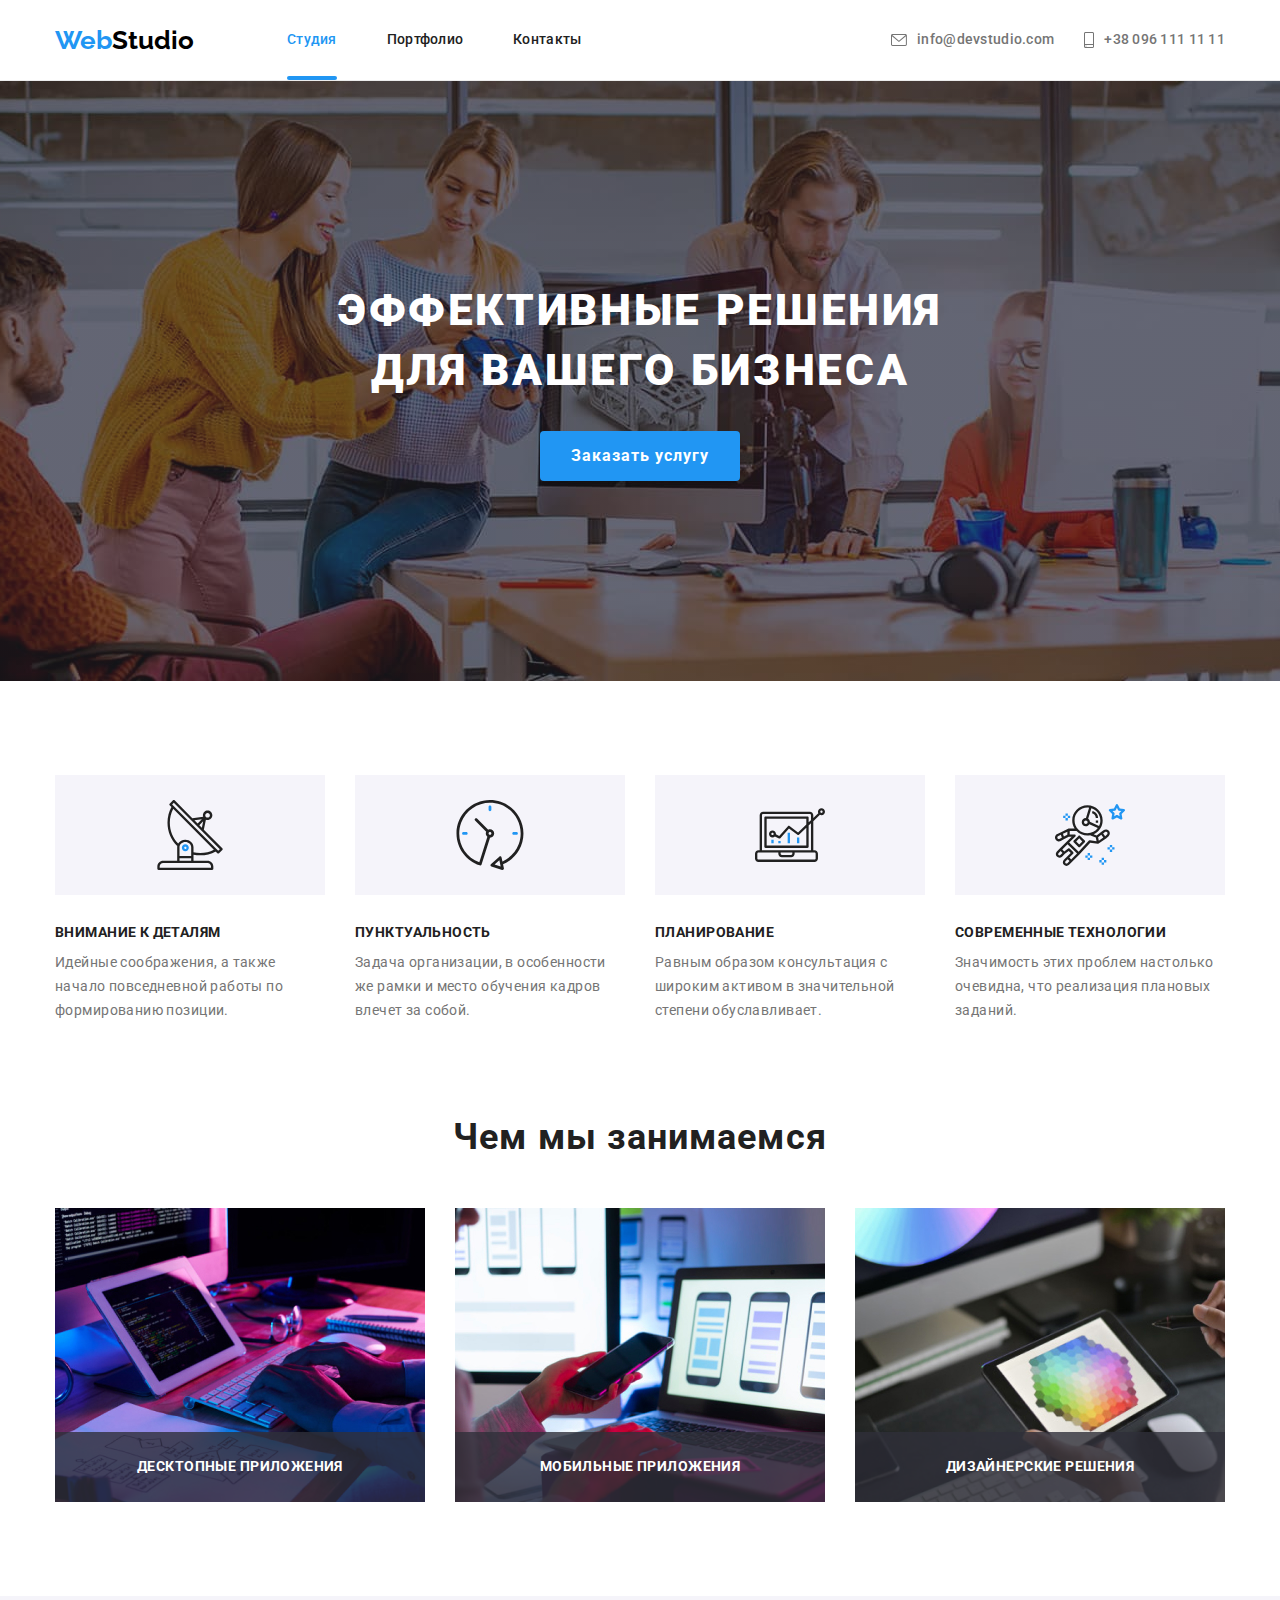
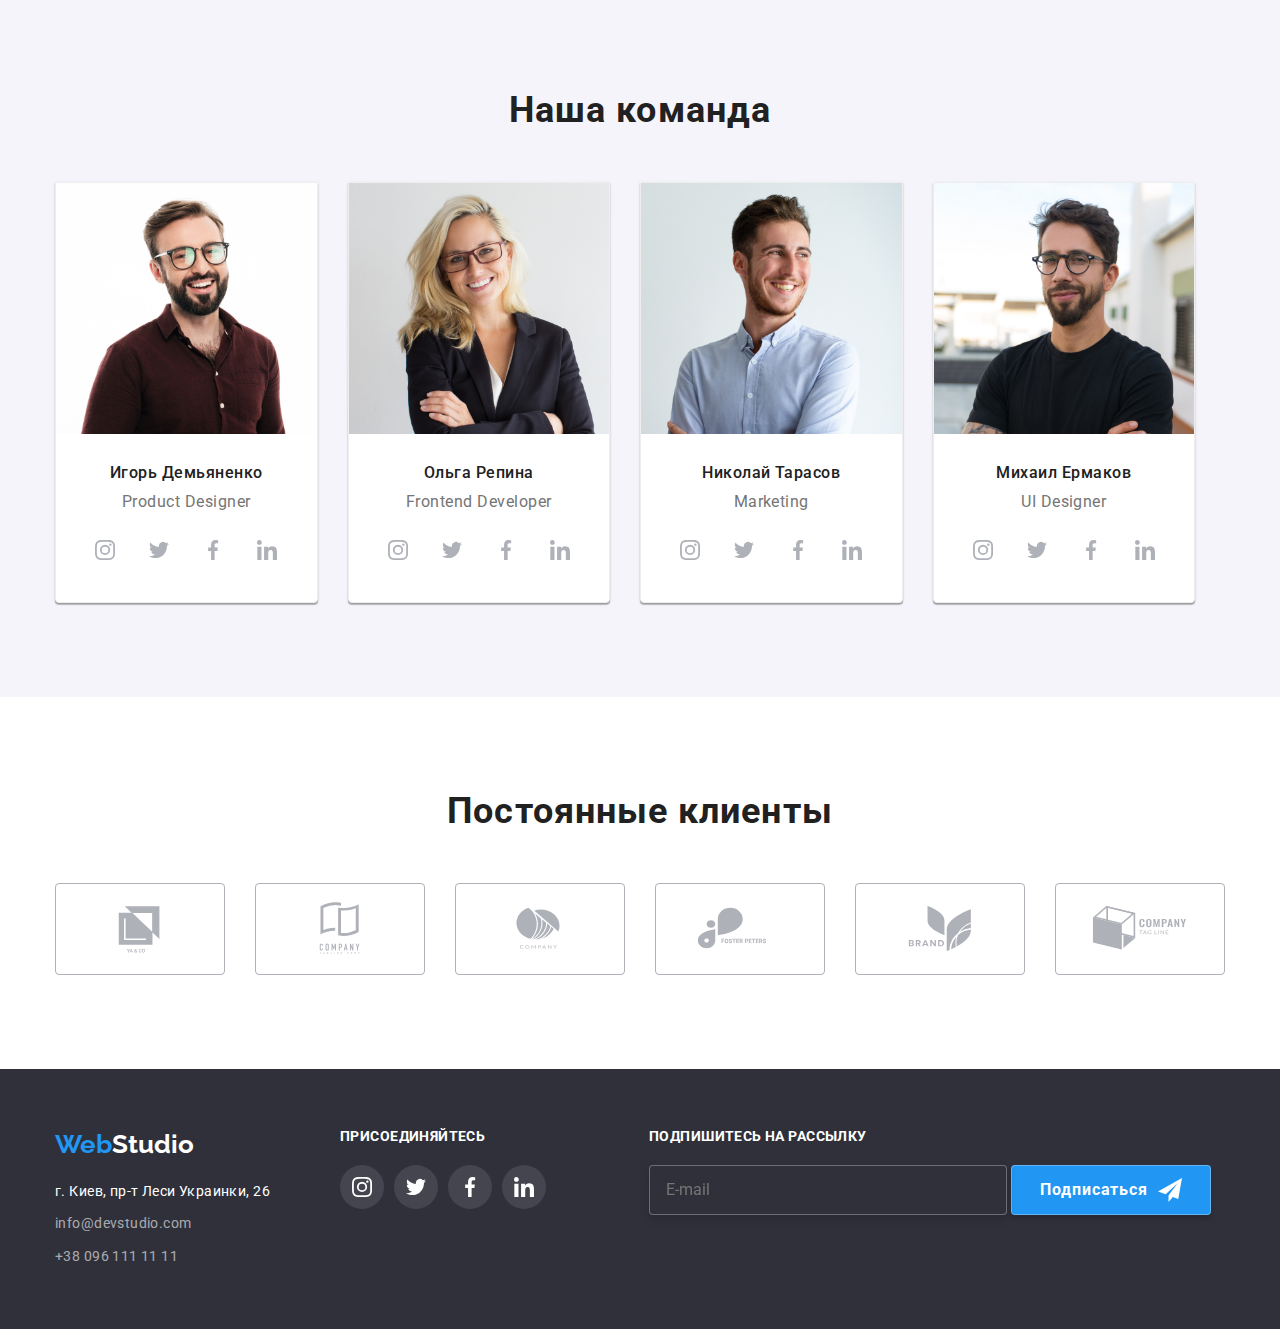
<file: index.html>
<!DOCTYPE html>
<html lang="ru">

<head>
    <meta charset="UTF-8">
    <meta http-equiv="X-UA-Compatible" content="IE=edge">
    <meta name="format-detection" content="telephone=no" content="link=no">
    <meta name="viewport" content="width=device-width, initial-scale=1.0">
    <title>Document</title>
    <link rel="preconnect" href="https://fonts.googleapis.com">
    <link rel="preconnect" href="https://fonts.gstatic.com" crossorigin>
    <link href="https://fonts.googleapis.com/css2?family=Raleway:wght@700&family=Roboto:wght@400;500;700;900&display=swap" rel="stylesheet">
    <link rel="stylesheet" href="https://cdnjs.cloudflare.com/ajax/libs/modern-normalize/1.1.0/modern-normalize.min.css">
    <link rel="stylesheet" href="./css/main.min.css">

</head>

<body>
    <!--Шапка-->
    <header class="header">
        <div class="container header-container">
            <a class="logo" href="./index.html">Web<span class="logo logo--dark">Studio</span></a>
            <button type="button" class="menu-button"
            aria-expanded="true"
            aria-controls="menu-container"
            data-menu-button >
                <svg width="40" height="40"
                    
                    aria-label="Переключатель мобильного меню"
                >
                    <use class="icon-menu" href="./images/icons.svg#icon-menu_40px-1"></use>
                    <use class="icon-close" href="./images/icons.svg#icon-close_40px-2"></use>
                </svg>
            </button>
            <div class="menu-container backdrop" id="menu-container" data-menu>
                <!--Мобильное меню-->
                <div class="mobile-menu">
                    <ul class="mobile-menu_nav">
                        <li class="mobile-menu_item">
                            <a href="./index.html" class="mobile-menu_link mobile-menu_link-style ">Студия</a>
                        </li>
                        <li class="mobile-menu_item">
                            <a href="./portfolio.html"  class="mobile-menu_link">Портфолио</a>
                        </li>
                        <li class="mobile-menu_item">
                            <a href="" class="mobile-menu_link">Контакты</a>
                        </li>
                    </ul>
                    <ul class="mobile-menu_contacts">
                        <li class="mobile-menu_contacts-item">
                            <a href="tel:+380961111111" class="mobile-menu_contacts-tel" rel="noopener noreferrer">+38 096 111 11 11</a>
                        </li>
                        <li class="mobile-menu_contacts-item">
                            <a href="mailto:info@devstudio.com" class="mobile-menu_contacts-link" rel="noopener noreferrer">info@devstudio.com</a>
                        </li>
                    </ul>
                    <ul class="mobile-menu_socials">
                        <li class="mobile-menu_socials-item">
                            <a href="" class="mobile-menu_socials-link" rel="noopener noreferrer">Instagram</a>
                        </li>
                        <li class="mobile-menu_socials-item">
                            <a href="" class="mobile-menu_socials-link" rel="noopener noreferrer">Twitter</a>
                        </li>
                        <li class="mobile-menu_socials-item">
                            <a href="" class="mobile-menu_socials-link" rel="noopener noreferrer">Facebook</a>
                        </li>
                        <li class="mobile-menu_socials-item">
                            <a href="" class="mobile-menu_socials-link" rel="noopener noreferrer">LinkedIn</a>
                        </li>
                    </ul>
                </div>
            </div>
         
            <!--Навигация-->
            <nav class="navigation">   
                <ul class="navigation__list">
                    <li class="navigation__item">
                        <a class="navigation__item-style" href="./index.html">Студия</a></li>
                    <li class="navigation__item">
                        <a class="navigation__link" href="./portfolio.html">Портфолио</a></li>
                    <li class="navigation__item">
                        <a class="navigation__link" href="">Контакты</a></li>
                </ul>
            </nav>
            <ul class="header__contact">
                <li class="header__list">
                    <a class="header__link" href="mailto:info@devstudio.com">
                    <svg class="header__icon header__icon-mail" width="16" height="12">
                        <use  href="./images/icons.svg#icon-envelope" rel="noopener noreferrer" ></use>
                    </svg>info@devstudio.com</a></li>
                <li class="header__list">
                    <a class="header__link" href="tel:+380961111111">
                    <svg class="header__icon header__icon-phone" width="10" height="16">
                        <use href="./images/icons.svg#icon-smartphone" rel="noopener noreferrer"></use>
                    </svg>+38 096 111 11 11</a></li>
            </ul>
        </div>
        
    </header>
    <!-- Уникальный контент стр-->
    <main>
        <section class="hero">
            <div class="container overlay">
                <h1 class="hero__title">Эффективные решения </br> для вашего бизнеса</h1>
                <button class="main-btn" data-modal-open type="button">Заказать услугу</button>
            </div>
        </section>
        </div>
        <section class="asset">
            <div class="container">
                <ul class="asset__list">
                    <li class="asset__item">
                        <a class="asset__link">
                            <svg width="70" heidht="70" >
                                <use href="./images/icons.svg#icon-antenna33">
                                </use>
                            </svg>
                        </a>
                        <h3 class="asset__title">Внимание к деталям</h3>
                        <p class="asset__text">Идейные соображения, а также начало повседневной работы по формированию
                            позиции.</p>
                    </li>
                    <li class="asset__item">
                        <a class="asset__link">
                            <svg width="70" heidht="70">
                                <use href="./images/icons.svg#icon-clock33">
                                </use>
                            </svg>
                        </a>
                        <h3 class="asset__title">Пунктуальность</h3>
                        <p class="asset__text">Задача организации, в особенности же рамки и место обучения кадров влечет
                            за собой.</p>
                    </li>
                    <li class="asset__item">
                        <a class="asset__link">
                            <svg width="70" heidht="70">
                                <use href="./images/icons.svg#icon-diagram33">
                                </use>
                            </svg>
                        </a>
                        <h3 class="asset__title">Планирование</h3>
                        <p class="asset__text">Равным образом консультация с широким активом в значительной степени
                            обуславливает.</p>
                    </li>
                    <li class="asset__item">
                        <a class="asset__link">
                            <svg width="70" heidht="70">
                                <use href="./images/icons.svg#icon-astronaut33">
                                </use>
                            </svg>
                        </a>
                        <h3 class="asset__title">Современные технологии</h3>
                        <p class="asset__text">Значимость этих проблем настолько очевидна, что реализация плановых
                            заданий.</p>
                    </li>
                </ul>
            </div>
            <div class="backdrop is-hidden" data-modal>
                <div class="modal">
                    <button data-modal-close class="modal-btn">
                        <svg width="11" heidht="11">
                            <use href="./images/icons.svg#icon-Vector">
                            </use>
                        </svg>
                    </button>
                    <p class="modal-title">Оставьте свои данные, мы вам перезвоним</p>
                    <form class="modal-form">
                        <label class="modal-form__label" for="name">Имя</label>
                            <div class="modal-form__item">
                                <input class="modal-form__input" type="text" name="name" id="name" />
                                <svg class="modal-form__icon" width="18" height="18" >
                                    <use href="./images/icons.svg#icon-person-black" ></use>
                                </svg>
                            </div>
                        
                        <label class="modal-form__label" for="tel">Телефон</label>
                            <div class="modal-form__item">
                                <input class="modal-form__input" type="tel" name="tel" id="tel"/>
                                <svg class="modal-form__icon" width="18" height="18">
                                    <use href="./images/icons.svg#icon-phone-black"></use>
                                </svg>
                            </div>
                        
                        <label class="modal-form__label" for="mail">Почта</label>
                            <div class="modal-form__item">
                                <input class="modal-form__input" type="email" name="mail" id="mail"/>
                                <svg class="modal-form__icon" width="18" height="18">
                                    <use href="./images/icons.svg#icon-email-black"></use>
                                </svg>
                            </div>
                        
                        <label class="modal-form__comment" for="comment">Комментарий</label>
                            <textarea class="modal-form__text" name="comment" id="comment" cols="30" rows="10" placeholder="Введите текст"></textarea>

                        <label class="modal-form__policy-group" for="checkbox">
                             <input class="modal-form__checkbox" type="checkbox" name="checkbox" id="checkbox" /> 
                             <span class="modal-form__custom-checkbox">
                             <svg class="modal-form__custom-checkbox-icon" width="16" height="15" >
                                 <use href="./images/icons.svg#icon-Vector3" ></use>
                             </svg>
                            </span>
                             Соглашаюсь с рассылкой и принимаю 
                             <a class="modal-form__polit-conf" href="./index.html" >
                                 Условия договара</a>
                        </label>
                        
                        
                        <button class="modal-form__btn" type="submit">Отправить</button>
                    </form>
                </div>
            </div>
        </section>
        <section class="work">
            <div class="container">
                <h2 class="work__title" >Чем мы занимаемся</h2>
                    <ul class="work__list">
                        <li class="work__item">
                            <img class="" src="./images/img.jpg" alt="пример1" width="370" >
                            <p class="work__text">ДЕСКТОПНЫЕ ПРИЛОЖЕНИЯ</p>
                        </li>
                        <li class="work__item">
                            <img class="" src="./images/img1.jpg" alt="пример2" width="370">
                            <p class="work__text">МОБИЛЬНЫЕ ПРИЛОЖЕНИЯ</p>
                        </li>
                        <li class="work__item">
                            <img class="" src="./images/img2.jpg" alt="пример3" width="370">
                            <p class="work__text">ДИЗАЙНЕРСКИЕ РЕШЕНИЯ</p>
                        </li>
                    </ul>
            </div>
        </section>
        <section class="team">
            <div class="container">
                <h2 class="team__title">Наша команда</h2>

                <ul class="team__card">
                    <li class="team__img">
                        <picture>
                            <!--десктоп-->
                            <source media="(min-width: 1200px )"
                            srcset="./images/imgk1.jpg 1x,                                                              
                                    ./images/desk-1@2x.jpg 2x" 
                            type="image/jpg" />
                            <!--таблетка-->
                            <source media="(min-width: 768px )" 
                            srcset="./images/tab-1.jpg 1x,                                                              
                                    ./images/tab-1@2x.jpg 2x" 
                            type="image/jpg" />
                            <!--мобильный экран-->
                            <source 
                            media="(max-width: 767px )" 
                            srcset="./images/hw8-1sm.jpg 1x,
                                    ./images/hw8-1sm@2x.jpg 2x" 
                            type="image/jpg" />
                            <!--дефолтное изображение-->
                        <img 
                            class="team__set" 
                            src="./images/hw8-1sm.jpg" alt="ИгорьДемьяненко" 

                            width="450"
                            height="460" />
                        </picture>
                        <div class="team__bio">
                            <h3 class="team__name">Игорь Демьяненко</h3>
                            <p class="team__professional">Product Designer</p>
                            <ul class="team__socials">
                                <li class="team__socials-item">
                                    <a class="team__socials-link" href="" target="_blank" rel="noopener noreferrer" aria-label="иконка Instagram">
                                        <svg width="20" height="20">
                                            <use class="team__socials-icon" href="./images/icons.svg#icon-instagram"></use>
                                        </svg>
                                    </a>
                                </li>
                                <li class="team__socials-item">
                                    <a class="team__socials-link" href="" target="_blank" rel="noopener noreferrer" aria-label="иконка Twitter">
                                        <svg width="20" height="20">
                                            <use class="team__socials-icon" href="./images/icons.svg#icon-twitter"></use>
                                        </svg>
                                    </a>
                                </li>
                                <li class="team__socials-item">
                                    <a class="team__socials-link" href="" target="_blank" rel="noopener noreferrer" aria-label="иконка Facebook">
                                        <svg width="20" height="20">
                                            <use class="team__socials-icon" href="./images/icons.svg#icon-facebook"></use>
                                        </svg>
                                    </a>
                                </li>
                                <li class="team__socials-item">
                                    <a class="team__socials-link" href="" target="_blank" rel="noopener noreferrer" aria-label="иконка LinkedIn">
                                        <svg width="20" height="20">
                                            <use class="team__socials-icon" href="./images/icons.svg#icon-linkedin"></use>
                                        </svg>
                                    </a>
                                </li>
                            </ul>
                        </div>
                    </li>
                    <li class="team__img">
                        <picture>
                            <!--desktop-->
                            <source media="(min-width: 1200px )" 
                            srcset="./images/imgk2.jpg 1x,
                                    ./images/desk-2@2x.jpg 2x" 
                                    type="image/jpg">
                            <!--tablet-->
                            <source media="(min-width: 768px )" 
                            srcset="./images/tab-2.jpg 1x,
                                    ./images/tab-2@2x.jpg 2x" 
                                    type="image/jpg">
                            <!--мобильная версия-->
                            <source 
                            media="(max-width: 767px )" 
                            srcset="./images/hw8-2sm.jpg 1x,
                                    ./images/hw8-2sm@2x.jpg 2x" 
                                    type="image/jpg">
                            <!--дефолтное изображение-->
                        <img src="./images/hw8-2sm.jpg" alt="ОльгаРепина" 
                        width="450"
                        height="460">
                        </picture>
                        <div class="team__bio">
                            <h3 class="team__name">Ольга Репина</h3>
                            <p class="team__professional">Frontend Developer</p>
                            <ul class="team__socials">
                                <li class="team__socials-item">
                                    <a class="team__socials-link" href="" target="_blank" rel="noopener noreferrer" aria-label="иконка Instagram">
                                        <svg width="20" height="20">
                                            <use class="team__socials-icon" href="./images/icons.svg#icon-instagram"></use>
                                        </svg>
                                    </a>
                                </li>
                                <li class="team__socials-item">
                                    <a class="team__socials-link" href="" target="_blank" rel="noopener noreferrer" aria-label="иконка Twitter">
                                        <svg width="20" height="20">
                                            <use class="team__socials-icon" href="./images/icons.svg#icon-twitter"></use>
                                        </svg>
                                    </a>
                                </li>
                                <li class="team__socials-item">
                                    <a class="team__socials-link" href="" target="_blank" rel="noopener noreferrer" aria-label="иконка Facebook">
                                        <svg width="20" height="20">
                                            <use class="team__socials-icon" href="./images/icons.svg#icon-facebook"></use>
                                        </svg>
                                    </a>
                                </li>
                                <li class="team__socials-item">
                                    <a class="team__socials-link" href="" target="_blank" rel="noopener noreferrer" aria-label="иконка LinkedIn">
                                        <svg width="20" height="20">
                                            <use class="team__socials-icon" href="./images/icons.svg#icon-linkedin"></use>
                                        </svg>
                                    </a>
                                </li>
                            </ul>
                        </div>
                    </li>
                   
                    <li class="team__img">
                        <picture>
                            <!--desktop-->
                            <source 
                            media="(min-width: 1200px )" 
                            srcset="./images/imgk3.jpg 1x,
                                    ./images/desk-3@2x.jpg 2x"
                                    type="image/jpg">
                            <!--tablet-->
                            <source 
                            media="(min-width: 768px )" 
                            srcset="./images/tab-3.jpg 1x,
                                    ./images/tab-3@2x.jpg 2x" 
                                    type="image/jpg">
                            <!--mobile-->
                            <source 
                            media="(max-width: 767px )" 
                            srcset="./images/hw8-3sm.jpg 1x,
                                    ./images/hw8-3sm@2x.jpg 2x" 
                            type="image/jpg">
                            <!--defolt-->
                        <img src="./images/hw8-3sm.jpg" alt="НиколайТарасов" 
                        width="450"
                        height="460">
                        </picture>
                        <div class="team__bio">
                            <h3 class="team__name">Николай Тарасов</h3>
                            <p class="team__professional">Marketing</p>
                            <ul class="team__socials">
                                <li class="team__socials-item">
                                    <a class="team__socials-link" href="" target="_blank" rel="noopener noreferrer" aria-label="иконка Instagram">
                                        <svg width="20" height="20">
                                            <use class="team__socials-icon" href="./images/icons.svg#icon-instagram"></use>
                                        </svg>
                                    </a>
                                </li>
                                <li class="team__socials-item">
                                    <a class="team__socials-link" href="" target="_blank" rel="noopener noreferrer" aria-label="иконка Twitter">
                                        <svg width="20" height="20">
                                            <use class="team__socials-icon" href="./images/icons.svg#icon-twitter"></use>
                                        </svg>
                                    </a>
                                </li>
                                <li class="team__socials-item">
                                    <a class="team__socials-link" href="" target="_blank" rel="noopener noreferrer" aria-label="иконка Facebook">
                                        <svg width="20" height="20">
                                            <use class="team__socials-icon" href="./images/icons.svg#icon-facebook"></use>
                                        </svg>
                                    </a>
                                </li>
                                <li class="team__socials-item">
                                    <a class="team__socials-link" href="" target="_blank" rel="noopener noreferrer" aria-label="иконка LinkedIn">
                                        <svg width="20" height="20">
                                            <use class="team__socials-icon" href="./images/icons.svg#icon-linkedin"></use>
                                        </svg>
                                    </a>
                                </li>
                            </ul>
                        </div>
                    </li>
                    <li class="team__img">
                        <picture>
                            <!--desktop-->
                            <source 
                            media="(min-width: 1200px )" 
                            srcset="./images/imgk4.jpg 1x, 
                                    ./images/desk-4@2x.jpg 2x" 
                                    type="image/jpg">
                            <!--tablet-->
                            <source 
                            media="(min-width: 768px )" 
                            srcset="./images/tab-4.jpg 1x, 
                                    ./images/tab-4@2x.jpg 2x" 
                                    type="image/jpg">
                            <!--mobile-->
                            <source 
                            media="(max-width: 767px )" 
                            srcset="./images/hw8-4sm.jpg 1x, 
                                    ./images/hw8-4sm@2x.jpg 2x" 
                                    type="image/jpg">
                        <!--defolt-->
                        <img src="./images/hw8-4sm.jpg" alt="МихаилЕрмаков" 
                        width="450"
                        height="460">
                        </picture>
                        <div class="team__bio">
                            <h3 class="team__name">Михаил Ермаков</h3>
                            <p class="team__professional">UI Designer</p>
                            <ul class="team__socials">
                                <li class="team__socials-item">
                                    <a class="team__socials-link" href="" target="_blank" rel="noopener noreferrer" aria-label="иконка Instagram">
                                        <svg width="20" height="20">
                                            <use class="team__socials-icon" href="./images/icons.svg#icon-instagram"></use>
                                        </svg>
                                    </a>
                                </li>
                                <li class="team__socials-item">
                                    <a class="team__socials-link" href="" target="_blank" rel="noopener noreferrer" aria-label="иконка Twitter">
                                        <svg width="20" height="20">
                                            <use class="team__socials-icon" href="./images/icons.svg#icon-twitter"></use>
                                        </svg>
                                    </a>
                                </li>
                                <li class="team__socials-item">
                                    <a class="team__socials-link" href="" target="_blank" rel="noopener noreferrer" aria-label="иконка Facebook">
                                        <svg width="20" height="20">
                                            <use class="team__socials-icon" href="./images/icons.svg#icon-facebook"></use>
                                        </svg>
                                    </a>
                                </li>
                                <li class="team__socials-item">
                                    <a class="team__socials-link" href="" target="_blank" rel="noopener noreferrer" aria-label="иконка LinkedIn">
                                        <svg width="20" height="20">
                                            <use class="team__socials-icon" href="./images/icons.svg#icon-linkedin"></use>
                                        </svg>
                                    </a>
                                </li>
                            </ul>
                        </div>
                    </li>
                </ul>
            </div>
        </section>
        <section class="client-container">
            <div class="container">
                <h2 class="client-container__title">Постоянные клиенты</h2>
                <ul class="clients">
                    <li class="clients__item">
                        <a class="clients__link" href="" >
                            <svg class="clients__icon" width="106" height="60" >
                                <use href="./images/icons.svg#icon-Logo1">
                                </use>
                            </svg>
                        </a>
                    </li>
                    <li class="clients__item">
                        <a class="clients__link" href="" >
                        <svg class="clients__icon" width="106" height="60">
                            <use href="./images/icons.svg#icon-logo2 ">
                            </use>
                        </svg>
                    </a>
                    </li>
                    <li class="clients__item">
                        <a class="clients__link" href="">
                            <svg class="clients__icon" width="106" height="60">
                                <use href="./images/icons.svg#icon-Logo3">
                                </use>
                            </svg>
                        </a>
                    </li>
                    <li class="clients__item">
                        <a class="clients__link" href="">
                            <svg class="clients__icon" width="106" height="60">
                                <use href="./images/icons.svg#icon-Logo4">
                                </use>
                            </svg>
                        </a>
                    </li>
                    <li class="clients__item">
                        <a class="clients__link" href="">
                            <svg class="clients__icon" width="106" height="60">
                            <use href="./images/icons.svg#icon-Logo5">
                            </use>
                            </svg>
                        </a>
                    </li>
                    <li class="clients__item">
                        <a class="clients__link" href="">
                            <svg class="clients__icon"  width="106" height="60">
                                <use href="./images/icons.svg#icon-Logo6">
                                </use>
                            </svg>
                        </a>
                    </li>
                </ul>
            </div>
        </section>
    </main>

    <!--Футер-->

    <footer class="footer">
        <div class="footer__container">
            <div>
            <a class="logo" href="./index.html">Web<span class="logo logo--light">Studio</span></a>
            <address>
                <ul class="address-footer">
                    <li class="address-footer__list">
                        <a class="address-footer__link" href="https://goo.gl/maps/hENirar2RaaybkNg7"
                            target="_blank" rel="noopener noreferrer">г. Киев, пр-т
                            Леси Украинки, 26</a></li>
                    <li class="address-footer__list">
                        <a class="address-footer__contacts"
                            href="mailto:info@devstudio.com">info@devstudio.com</a></li>
                    <li class="address-footer__list">
                        <a class="address-footer__contacts" href="tel:+380961111111">+38 096 111 11 11</a></li>
                </ul>
            </address>
            </div>
        <div class="footer-socials">
                <h3 class="footer-socials__title">ПРИСОЕДИНЯЙТЕСЬ</h3>
                <p>
                <ul class="footer-socials__item">
                    <li class="footer-socials__list">
                    <a class="footer-socials__link" href="" target="_blank" rel="noopener noreferrer" aria-label="иконка Instagram">
                        <svg width="20" height="20">
                            <use class="footer-socials__icon" href="./images/icons.svg#icon-instagram"></use>
                        </svg>
                    </a>
                </li>
                <li class="footer-socials__list">
                    <a class="footer-socials__link" href="" target="_blank" rel="noopener noreferrer" aria-label="иконка Twitter">
                        <svg width="20" height="20">
                            <use class="footer-socials__icon" href="./images/icons.svg#icon-twitter"></use>
                        </svg>
                    </a>
                </li>
                <li class="footer-socials__list">
                    <a class="footer-socials__link" href="" target="_blank" rel="noopener noreferrer" aria-label="иконка Facebook">
                        <svg width="20" height="20">
                            <use class="footer-socials__icon" href="./images/icons.svg#icon-facebook"></use>
                        </svg>
                    </a>
                </li>
                <li class="footer-socials__list">
                    <a class="footer-socials__link" href="" target="_blank" rel="noopener noreferrer" aria-label="иконка LinkedIn">
                        <svg width="20" height="20">
                            <use class="footer-socials__icon" href="./images/icons.svg#icon-linkedin"></use>
                        </svg>
                    </a>
                </li>
            </ul>
            </p>
        </div>
        <div class="footer-form">
            <h3 class="footer-form__title">ПОДПИШИТЕСЬ НА РАССЫЛКУ</h3>
            <form>
                <input class="footer-form__input" type="email" id="mail" name="mail" placeholder="E-mail">
                <button class="footer-btn" type="submit">Подписаться
                <svg class="footer-btn__icon" width="24" height="24" >
                    <use  href="./images/icons.svg#icon-icon-send-1" ></use>
                </svg>
                </button>
            </form>

        </div>
       </div>
    </footer>

    <script src="./js/modal.js"></script>
    <script src="./js/menubtn.js"></script>
    
</body>

</html>
</file>
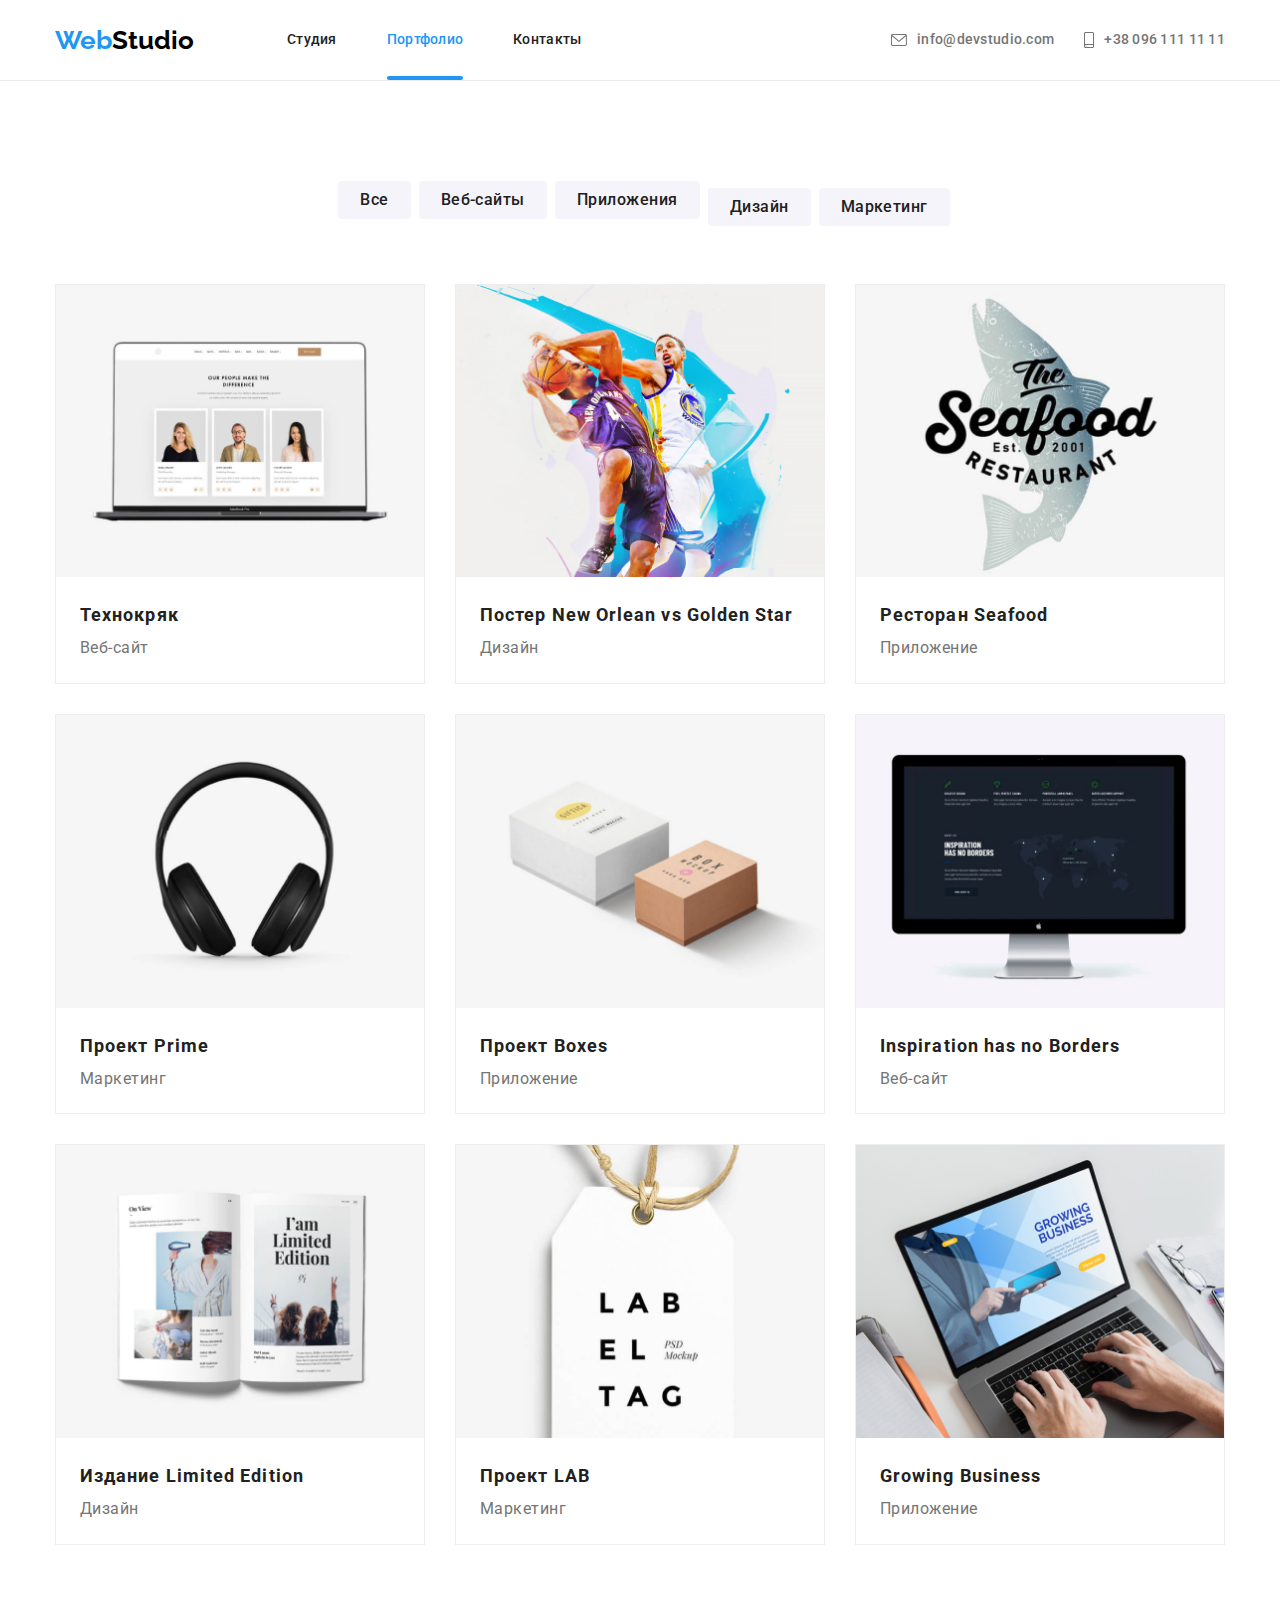
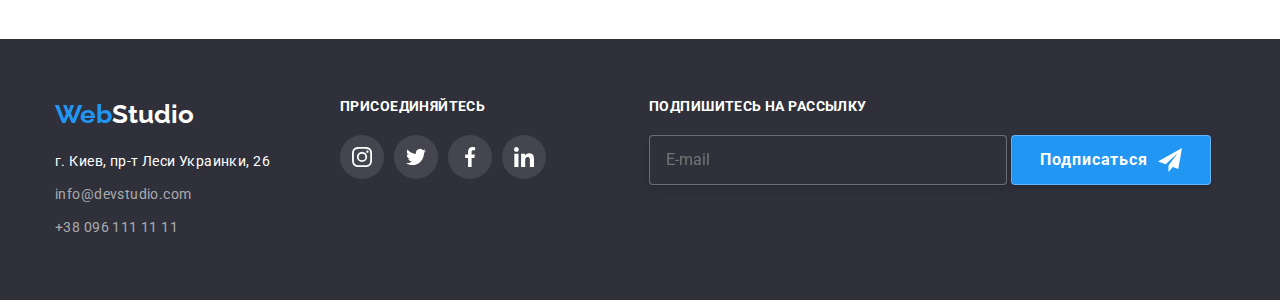
<file: portfolio.html>
<!DOCTYPE html>
<html lang="ru">

<head>
    <meta charset="UTF-8">
    <meta http-equiv="X-UA-Compatible" content="IE=edge">
    <meta name="format-detection" content="telephone=no" content="link=no">
    <meta name="viewport" content="width=device-width, initial-scale=1.0">
    <title>Document</title>
    <link rel="preconnect" href="https://fonts.googleapis.com">
    <link rel="preconnect" href="https://fonts.gstatic.com" crossorigin>
    <link href="https://fonts.googleapis.com/css2?family=Raleway:wght@700&family=Roboto:wght@400;500;700;900&display=swap"rel="stylesheet">
    <link rel="stylesheet" href="https://cdnjs.cloudflare.com/ajax/libs/modern-normalize/1.1.0/modern-normalize.min.css">
    <link rel="stylesheet" href="./css/main.min.css">
</head>
<body>
    <header class="header" >
        <div class="container header-container">
            <a class="logo" href="./index.html">Web<span class="logo logo--dark">Studio</span></a>

            <button type="button" class="menu-button" aria-expanded="true" aria-controls="menu-container" data-menu-button>
                <svg width="40" height="40" aria-label="Переключатель мобильного меню">
                    <use class="icon-menu" href="./images/icons.svg#icon-menu_40px-1"></use>
                    <use class="icon-close" href="./images/icons.svg#icon-close_40px-2"></use>
                </svg>
            </button>
            <div class="menu-container backdrop" id="menu-container" data-menu>
                <!--Мобильное меню-->
                <div class="mobile-menu">
                    <ul class="mobile-menu_nav">
                        <li class="mobile-menu_item">
                            <a href="./index.html" class="mobile-menu_link mobile-menu_link-style">Студия</a>
                        </li>
                        <li class="mobile-menu_item">
                            <a href="./portfolio.html" class="mobile-menu_link">Портфолио</a>
                        </li>
                        <li class="mobile-menu_item">
                            <a href="" class="mobile-menu_link">Контакты</a>
                        </li>
                    </ul>
                    <ul class="mobile-menu_contacts">
                        <li class="mobile-menu_contacts-item">
                            <a href="tel:+380961111111" class="mobile-menu_contacts-tel" rel="noopener noreferrer">+38 096 111 11 11</a>
                        </li>
                        <li class="mobile-menu_contacts-item">
                            <a href="mailto:info@devstudio.com" class="mobile-menu_contacts-link"rel="noopener noreferrer">info@devstudio.com</a>
                        </li>
                    </ul>
                    <ul class="mobile-menu_socials">
                        <li class="mobile-menu_socials-item">
                            <a href="" class="mobile-menu_socials-link" rel="noopener noreferrer">Instagram</a>
                        </li>
                        <li class="mobile-menu_socials-item">
                            <a href="" class="mobile-menu_socials-link" rel="noopener noreferrer">Twitter</a>
                        </li>
                        <li class="mobile-menu_socials-item">
                            <a href="" class="mobile-menu_socials-link" rel="noopener noreferrer">Facebook</a>
                        </li>
                        <li class="mobile-menu_socials-item">
                            <a href="" class="mobile-menu_socials-link" rel="noopener noreferrer">LinkedIn</a>
                        </li>
                    </ul>
                </div>
            </div>

            


            <!--Навигация -->
             <nav class="navigation">
                <ul class="navigation__list">
                    <li class="navigation__item">
                        <a class="navigation__link" href="./index.html">Студия</a></li>
                    <li class="navigation__item">
                        <a class="navigation__item-style" href="./portfolio.html">Портфолио</a></li>
                    <li class="navigation__item" >
                        <a class="navigation__link" href="">Контакты</a></li>
                </ul>
            </nav>
            <!--Контакты-->
                 <ul class="header__contact">
                    <li class="header__list">
                            <a class="header__link" href="mailto:info@devstudio.com">
                                <svg class="header__icon header__icon-mail" width="16" height="12">
                                    <use href="./images/icons.svg#icon-envelope" rel="noopener noreferrer"></use>
                                </svg>info@devstudio.com</a>
                        </li>
                    <li class="header__list">
                            <a class="header__link" href="tel:+380961111111">
                                <svg class="header__icon header__icon-phone" width="10" height="16">
                                    <use href="./images/icons.svg#icon-smartphone" rel="noopener noreferrer"></use>
                                </svg>+38 096 111 11 11</a>
                        </li>
                    </ul>
        </div>
    </header> 
    <!--Кнопки-->
<main>  
    <section class="portfolio">
    <div class="container">  
    <h1 hidden>Кнопки</h1>
        <ul class="list-button">
            <li class="list-button__p-btn">
                <button class="list-button__portfolio" type="button">Все</button></li>
            <li class="list-button__p-btn">
                <button class="list-button__portfolio" type="button">Веб-сайты</button></li>
            <li class="list-button__p-btn">
                <button class="list-button__portfolio" type="button">Приложения</button></li>
            <li class="list-button__p-btn">
                <button class="list-button__portfolio" type="button">Дизайн</button></li>
            <li class="list-button__p-btn">
                <button class="list-button__portfolio" type="button">Маркетинг</button></li>
        </ul>

        <ul class="card">
            <li class="card__flex-element">
                <a class="card__work">
                <div class="card__img">
                    <picture>
                        <!--desktop-->
                        <source 
                        media="(min-width: 1200px )" 
                        srcset="./images/portfolio/pf1-desk.jpg 1x,
                                ./images/portfolio/pf1-desk@2x.jpg 2x" 
                                type="image/jpg" />
                        <!--tablet-->
                        <source 
                        media="(min-width: 768px )" 
                        srcset="./images/portfolio/pf1-tab.jpg 1x,
                                ./images/portfolio/pf1-tab@2x.jpg 2x" 
                                type="image/jpg" />
                        <!--mobile-->
                        <source 
                        media="(max-width: 767px )" 
                        srcset="./images/portfolio/pf1-sm.jpg 1x,
                                ./images/portfolio/pf1-sm@2x.jpg 2x" 
                        type="image/jpg" /> 
                    <!--df img-->
                    <img 
                    src="./images/portfolio/pf1-sm.jpg" alt="Технокряк" 
                    width="450" 
                    height="294">
                    </picture>
                    <p class="card__text">Ресурс предлагает комплексные предложения с разным уровнем функционала и сервисов. Все это позволит посетителю получить
                    исчерпывающие сведения о компании или частном лице.</p>
                </div>
                <div class="card-progect">
                <h2 class="card-progect__title">Технокряк</h2>
                <p class="card-progect__option">Веб-сайт</p></div></a>
            </li>
            <li class="card__flex-element">
                <a class="card__work">
                    <div class="card__img">
                        <picture>
                            <!--desktop-->
                            <source media="(min-width: 1200px )" 
                            srcset="./images/portfolio/pf2-desk.jpg 1x,
                                    ./images/portfolio/pf2-desk@2x.jpg 2x" 
                                    type="image/jpg" />
                            <!--tablet-->
                            <source 
                            media="(min-width: 768px )" 
                            srcset="./images/portfolio/pf2-tab.jpg 1x,
                                    ./images/portfolio/pf2-tab@2x.jpg 2x" 
                                    type="image/jpg" />
                            <!--mobile-->
                            <source 
                            media="(max-width: 767px )" 
                            srcset="./images/portfolio/pf2-sm.jpg 1x,
                                    ./images/portfolio/pf2-sm@2x.jpg 2x" 
                            type="image/jpg" />
                            <!--def-->
                    <img src="./images/portfolio/pf2-sm.jpg" alt="Постер New Orlean vs Golden Star" 
                    width="450"
                    height="294">
                    </picture>
                    <p class="card__text">Ресурс предлагает комплексные предложения с разным уровнем функционала и сервисов. Все это
                        позволит посетителю получить
                        исчерпывающие сведения о компании или частном лице.</p>
                </div>
                <div class="card-progect">
                <h2 class="card-progect__title">Постер New Orlean vs Golden Star</h2>
                <p class="card-progect__option">Дизайн</p></div></a>
            </li>
            <li class="card__flex-element">
                <a class="card__work">
                    <div class="card__img">
                        <picture>
                            <!--desktop-->
                            <source 
                            media="(min-width: 1200px )" 
                            srcset="./images/portfolio/pf3-desk.jpg 1x,
                                    ./images/portfolio/pf3-desk@2x.jpg 2x" 
                            type="image/jpg" />
                            <!--tablet-->
                            <source 
                            media="(min-width: 768px )" 
                            srcset="./images/portfolio/pf3-tab.jpg 1x,
                                    ./images/portfolio/pf3-tab@2x.jpg 2x" 
                            type="image/jpg" />
                            <!--mobile-->
                            <source 
                            media="(max-width: 767px )" 
                            srcset="./images/portfolio/pf3-sm.jpg 1x,
                                    ./images/portfolio/pf3-sm@2x.jpg 2x" 
                            type="image/jpg" />
                    <img src="./images/portfolio/pf3-sm.jpg" alt="Ресторан Seafood" 
                    width="450"
                    height="294">
                    </picture>
                    <p class="card__text">Ресурс предлагает комплексные предложения с разным уровнем функционала и сервисов. Все это
                        позволит посетителю получить
                        исчерпывающие сведения о компании или частном лице.</p>
                </div>
                <div class="card-progect">
                <h2 class="card-progect__title">Ресторан Seafood</h2>
                <p class="card-progect__option">Приложение</p></div></a>
            </li>
            <li class="card__flex-element">
                <a class="card__work">
                    <div class="card__img">
                        <picture>
                            <!--desktop-->
                            <source 
                            media="(min-width: 1200px )" 
                            srcset="./images/portfolio/pf4-desk.jpg 1x,
                                    ./images/portfolio/pf4-desk@2x.jpg 2x" 
                            type="image/jpg">
                            <!--tablet-->
                            <source 
                            media="(min-width: 768px )" 
                            srcset="./images/portfolio/pf4-tab.jpg 1x,
                                    ./images/portfolio/pf4-tab@2x.jpg 2x" 
                            type="image/jpg">
                            <!--mobile-->
                            <source 
                            media="(max-width: 767px )" 
                            srcset="./images/portfolio/pf4-sm.jpg 1x,
                                    ./images/portfolio/pf4-sm@2x.jpg 2x" 
                            type="image/jpg">
                            <!--def-->
                    <img src="./images/portfolio/pf4-sm.jpg" alt="Проект Prime" 
                    width="450"
                    height="294">
                    </picture>
                    <p class="card__text">Ресурс предлагает комплексные предложения с разным уровнем функционала и сервисов. Все это
                        позволит посетителю получить
                        исчерпывающие сведения о компании или частном лице.</p>
                </div>    
                <div class="card-progect">
                <h2 class="card-progect__title">Проект Prime</h2>
                <p class="card-progect__option">Маркетинг</p></div></a>
            </li>
            <li class="card__flex-element">
                <a class="card__work">
                    <div class="card__img">
                        <picture>
                            <!--desktop-->
                            <source media="(min-width: 1200px )" 
                            srcset="./images/portfolio/pf5-desk.jpg 1x,
                                    ./images/portfolio/pf5-desk@2x.jpg 2x" 
                            type="image/jpg">
                            <!--tablet-->
                            <source media="(min-width: 768px )" 
                            srcset="./images/portfolio/pf5-tab.jpg 1x,
                                    ./images/portfolio/pf5-tab@2x.jpg 2x" 
                            type="image/jpg">
                            <!--mobile-->
                            <source 
                            media="(max-width: 767px )" 
                            srcset="./images/portfolio/pf5-sm.jpg 1x,
                                    ./images/portfolio/pf5-sm@2x.jpg 2x" 
                            type="image/jpg">
                            <!--def-->
                    <img src="./images/portfolio/pf5-sm.jpg" alt="Проект Boxes" 
                    width="450" 
                    height="294">
                    </picture>
                    <p class="card__text">Ресурс предлагает комплексные предложения с разным уровнем функционала и сервисов. Все это
                        позволит посетителю получить
                        исчерпывающие сведения о компании или частном лице.</p>
                    </div>        
                    <div class="card-progect">
                <h2 class="card-progect__title">Проект Boxes</h2>
                <p class="card-progect__option">Приложение</p></div></a>
            </li>
            <li class="card__flex-element">
                <a class="card__work">
                    <div class="card__img">
                        <picture>
                            <!--desktop-->
                            <source media="(min-width: 1200px )" 
                            srcset="./images/portfolio/pf6-desk.jpg 1x,
                                    ./images/portfolio/pf6-desk@2x.jpg 2x" 
                                    type="image/jpg">
                            <!--tablet-->
                            <source media="(min-width:768px )" 
                                    srcset="./images/portfolio/pf6-tab.jpg 1x,
                                            ./images/portfolio/pf6-tab@2x.jpg 2x" 
                                            type="image/jpg">
                            <!--mobile-->
                            <source 
                            media="(min-width:767px )" 
                            srcset="./images/portfolio/pf6-sm.jpg 1x,
                                    ./images/portfolio/pf6-sm@2x.jpg 2x" 
                            type="image/jpg">
                            <!--def-->
                    <img src="./images/portfolio/pf6-sm.jpg" alt="Inspiration has no Borders" 
                    width="450"
                    height="294">
                    </picture>
                    <p class="card__text">Ресурс предлагает комплексные предложения с разным уровнем функционала и сервисов. Все это
                        позволит посетителю получить
                        исчерпывающие сведения о компании или частном лице.</p>
                    </div>
                    <div class="card-progect">
                <h2 class="card-progect__title">Inspiration has no Borders</h2>
                <p class="card-progect__option">Веб-сайт</p></div></a>
            </li>
            <li class="card__flex-element">
                <a class="card__work">
                    <div class="card__img">
                        <picture>
                            <!--desktop-->
                            <source 
                            media="(min-width: 1200px )" 
                            srcset="./images/portfolio/pf7-desk.jpg 1x,
                                    ./images/portfolio/pf7-desk@2x.jpg 2x" 
                                    type="image/jpg">
                            <!--tablet-->
                            <source 
                            media="(min-width: 768px )" 
                            srcset="./images/portfolio/pf7-tab.jpg 1x,
                                    ./images/portfolio/pf7-tab@2x.jpg 2x" 
                                    type="image/jpg">
                            <!--mobile-->
                            <source 
                            media="(max-width: 767px )" 
                            srcset="./images/portfolio/pf7-sm.jpg 1x,
                                    ./images/portfolio/pf7-sm@2x.jpg 2x" 
                            type="image/jpg">
                            <!--def-->
                    <img src="./images/portfolio/pf7-sm.jpg" alt="Издание Limited Edition" 
                    width="450"
                    height="294">
                    </picture>
                    <p class="card__text">Ресурс предлагает комплексные предложения с разным уровнем функционала и сервисов. Все это
                        позволит посетителю получить
                        исчерпывающие сведения о компании или частном лице.</p>
                    </div>
                    <div class="card-progect">
                <h2 class="card-progect__title">Издание Limited Edition</h2>
                <p class="card-progect__option">Дизайн</p></div></a>
            </li>
            <li class="card__flex-element">
                <a class="card__work">
                    <div class="card__img">
                        <picture>
                            <!--desktop-->
                            <source 
                            media="(min-width: 1200px )" 
                            srcset="./images/portfolio/pf8-desk.jpg 1x,
                                    ./images/portfolio/pf8-desk@2x.jpg 2x" 
                                    type="image/jpg">
                            <!--tablet-->
                            <source 
                            media="(min-width: 768px )" 
                            srcset="./images/portfolio/pf8-tab.jpg 1x,
                                    ./images/portfolio/pf8-tab@2x.jpg 2x" 
                                    type="image/jpg">
                            <!--mobile-->
                            <source
                            media="(max-width: 767px )" 
                            srcset="./images/portfolio/pf8-sm.jpg 1x,
                                    ./images/portfolio/pf8-sm@2x.jpg 2x" 
                            type="image/jpg">
                            <!--def-->
                    <img src="./images/portfolio/pf8-sm.jpg" alt="Проект LAB" 
                    width="450"
                    height="294">
                    </picture>
                    <p class="card__text">Ресурс предлагает комплексные предложения с разным уровнем функционала и сервисов. Все это
                        позволит посетителю получить
                        исчерпывающие сведения о компании или частном лице.</p>
                    </div>
                    <div class="card-progect">
                <h2 class="card-progect__title">Проект LAB</h2>
                <p class="card-progect__option">Маркетинг</p></div></a>
            </li>
            <li class="card__flex-element">
                <a class="card__work">
                    <div class="card__img">
                        <picture>
                            <!--desktop-->
                            <source 
                            media="(min-width: 1200px )" 
                            srcset="./images/portfolio/pf9-desk.jpg 1x,
                                    ./images/portfolio/pf9-desk@2x.jpg 2x" 
                                    type="image/jpg">
                            <!--tablet-->
                            <source
                            media="(min-width: 768px )" 
                            srcset="./images/portfolio/pf9-tab.jpg 1x,
                                    ./images/portfolio/pf9-tab@2x.jpg 2x" 
                            type="image/jpg">
                            <!--mobile-->
                            <source
                            media="(max-width: 767px )" 
                            srcset="./images/portfolio/pf9-sm.jpg 1x,
                                    ./images/portfolio/pf9-sm@2x.jpg 2x" 
                            type="image/jpg">
                            <!--def-->
                    <img src="./images/portfolio/pf9-sm.jpg" alt="Growing Business" 
                    width="450"
                    height="294">
                    </picture>
                    <p class="card__text">Ресурс предлагает комплексные предложения с разным уровнем функционала и сервисов. Все это
                        позволит посетителю получить
                        исчерпывающие сведения о компании или частном лице.</p>
                    </div>
                    <div class="card-progect">
                <h2 class="card-progect__title">Growing Business</h2>
                <p class="card-progect__option">Приложение</p></div></a>
            </li>

        </ul>
    </div>
    </section>
</main>
    





    <!-- Футер-->
    
     <footer class="footer">
        <div class="footer__container">
            <div class="">
                <a class="logo" href="./index.html">Web<span class="logo logo--light">Studio</span></a>
                <address>
                    <ul class="address-footer">
                        <li class="address-footer__list">
                            <a class="address-footer__link" href="https://goo.gl/maps/hENirar2RaaybkNg7"
                                target="_blank" rel="noopener noreferrer">г. Киев, пр-т
                                Леси Украинки, 26</a></li>
                        <li class="address-footer__list">
                            <a class="address-footer__contacts"
                                href="mailto:info@devstudio.com">info@devstudio.com</a></li>
                        <li class="address-footer__list">
                            <a class="address-footer__contacts" href="tel:+380961111111">+38 096 111 11 11</a></li>
                    </ul>
                </address>
            </div>
            <div class="footer-socials">
                <h3 class="footer-socials__title">ПРИСОЕДИНЯЙТЕСЬ</h3>
                <p>
                <ul class="footer-socials__item">
                    <li class="footer-socials__list">
                        <a class="footer-socials__link" href="" target="_blank" rel="noopener noreferrer"
                            aria-label="иконка Instagram">
                            <svg width="20" height="20">
                                <use class="footer-socials__icon" href="./images/icons.svg#icon-instagram"></use>
                            </svg>
                        </a>
                    </li>
                    <li class="footer-socials__list">
                        <a class="footer-socials__link" href="" target="_blank" rel="noopener noreferrer"
                            aria-label="иконка Twitter">
                            <svg width="20" height="20">
                                <use class="footer-socials__icon" href="./images/icons.svg#icon-twitter"></use>
                            </svg>
                        </a>
                    </li>
                    <li class="footer-socials__list">
                        <a class="footer-socials__link" href="" target="_blank" rel="noopener noreferrer"
                            aria-label="иконка Facebook">
                            <svg width="20" height="20">
                                <use class="footer-socials__icon" href="./images/icons.svg#icon-facebook"></use>
                            </svg>
                        </a>
                    </li>
                    <li class="footer-socials__list">
                        <a class="footer-socials__link" href="" target="_blank" rel="noopener noreferrer"
                            aria-label="иконка LinkedIn">
                            <svg width="20" height="20">
                                <use class="footer-socials__icon" href="./images/icons.svg#icon-linkedin"></use>
                            </svg>
                        </a>
                    </li>
                </ul>
                </p>
            </div>
            <div class="footer-form">
                <h3 class="footer-form__title">ПОДПИШИТЕСЬ НА РАССЫЛКУ</h3>
                <form>
                    <input class="footer-form__input" type="email" id="mail" name="mail" placeholder="E-mail">
                    <button class="footer-btn" type="submit">Подписаться
                        <svg class="footer-btn__icon" width="24" height="24">
                            <use href="./images/icons.svg#icon-icon-send-1"></use>
                        </svg>
                    </button>
                </form>
            
            </div>
        </div>
    </footer> 
    <script src="./js/menubtn.js"></script>
</body>
</html>
</file>
<file: css/main.min.css>
:root{--main-font: 'Roboto', sans-serif;--background-clr: #ffffff;--background-clr-ftr: #2F303A;--blue-clr-element: #2196F3;--main-clr-: #212121}body{font-family:var(--main-font),sans-serif;color:var(--main-clr-);margin:0}html{-webkit-box-sizing:border-box;box-sizing:border-box}header{border-bottom:1px solid #ECECEC}img{display:block;max-width:100%;height:auto}.not-visible{visibility:hidden}h1,h2,h3,h4,h5,h6,p{margin:0}a{text-decoration:none}ul{padding:0;margin:0;list-style:none}*,*::before,*::after{-webkit-box-sizing:inherit;box-sizing:inherit}textarea{resize:none}address{font-style:normal}@media screen and (min-width: 320px) and (max-width: 767px){.container{min-width:320px;max-width:480px;padding-left:15px;padding-right:15px;margin:0 auto}}@media screen and (min-width: 768px) and (max-width: 1199px){.container{max-width:768px;padding-left:15px;padding-right:15px;margin:0 auto}}@media screen and (min-width: 1200px){.container{max-width:1200px;padding-left:15px;padding-right:15px;margin:0 auto}}@media screen and (min-width: 320px) and (max-width: 767px){.portfolio{padding-top:60px;padding-bottom:60px}}@media screen and (min-width: 768px) and (max-width: 1199px){.portfolio{padding-top:60px;padding-bottom:60px}}@media screen and (min-width: 1200px){.portfolio{padding-top:100px;padding-bottom:94px}}@media screen and (min-width: 768px) and (max-width: 1199px){.card{display:-webkit-box;display:-ms-flexbox;display:flex;-ms-flex-wrap:wrap;flex-wrap:wrap;margin-left:-30px;margin-top:-30px}}@media screen and (min-width: 1200px){.card{width:1200px;display:-webkit-box;display:-ms-flexbox;display:flex;-ms-flex-wrap:wrap;flex-wrap:wrap;margin-left:-30px;margin-top:-30px}}.menu-button{display:-webkit-inline-box;display:-ms-inline-flexbox;display:inline-flex;margin-left:auto;border:none;background-color:transparent;padding:0;z-index:10;-webkit-transition:250ms cubic-bezier(0.4, 0, 0.2, 1);transition:250ms cubic-bezier(0.4, 0, 0.2, 1)}@media screen and (min-width: 768px) and (max-width: 1199px){.menu-button{display:none}}@media screen and (min-width: 1200px){.menu-button{display:none}}.menu-button:hover{fill:#2196F3}.menu-button:focus{fill:#2196F3}.menu-button .icon-close{display:none}.menu-button.is-open .icon-close{display:block}.menu-button.is-open .icon-menu{display:none}.menu-container{display:none;position:absolute;top:100%;left:0;width:100%}.menu-container.is-open{display:block}@media screen and (min-width: 320px) and (max-width: 767px){.backdrop{z-index:100}}.main-btn{width:200px;height:50px;left:700px;top:430px;-webkit-box-shadow:0px 4px 4px rgba(0,0,0,0.15);box-shadow:0px 4px 4px rgba(0,0,0,0.15);border-radius:4px;background:var(--blue-clr-element);font-weight:700;font-size:16px;line-height:1.87;text-align:center;-webkit-box-align:center;-ms-flex-align:center;align-items:center;display:inline-block;letter-spacing:0.06em;color:#FFFFFF;margin-top:30px;margin-left:auto;margin-right:auto;border:none;-webkit-transition:-webkit-transform color 250ms cubic-bezier(0.4, 0, 0.2, 1);transition:-webkit-transform color 250ms cubic-bezier(0.4, 0, 0.2, 1);transition:transform color 250ms cubic-bezier(0.4, 0, 0.2, 1);transition:transform color 250ms cubic-bezier(0.4, 0, 0.2, 1), -webkit-transform color 250ms cubic-bezier(0.4, 0, 0.2, 1)}.main-btn:hover{font-weight:500;font-size:14px;line-height:1.14;letter-spacing:0.02em;background-color:#2196F3;text-decoration:none}.main-btn:focus{background-color:#2196F3;border-radius:4px;font-weight:500;font-size:16px;line-height:1.62;text-align:center;letter-spacing:0.03em;color:#FFFFFF}.modal-btn{position:absolute;top:0;right:0;height:30px;width:30px;border:1px solid rgba(0,0,0,0.1);border-radius:50%;display:-webkit-box;display:-ms-flexbox;display:flex;-webkit-box-align:center;-ms-flex-align:center;align-items:center;text-align:center;-webkit-box-pack:center;-ms-flex-pack:center;justify-content:center;background-color:transparent;margin-top:8px;margin-right:8px;-webkit-transition:250ms cubic-bezier(0.4, 0, 0.2, 1);transition:250ms cubic-bezier(0.4, 0, 0.2, 1)}.modal-btn:hover{fill:#2196F3}.modal-btn:focus{fill:#2196F3}.modal-form__btn{display:-webkit-box;display:-ms-flexbox;display:flex;margin-top:0;margin-bottom:0;margin-left:auto;margin-right:auto;-webkit-box-align:center;-ms-flex-align:center;align-items:center;text-align:center;padding-left:56px;padding-right:55px;width:200px;height:50px;outline:0;background-color:#2196F3;-webkit-box-shadow:0px 4px 4px rgba(0,0,0,0.15);box-shadow:0px 4px 4px rgba(0,0,0,0.15);border-radius:4px;border:none;font-family:inherit;font-weight:700;font-size:16px;line-height:1.87;letter-spacing:0.06em;color:#FFFFFF;-webkit-transition:250ms cubic-bezier(0.4, 0, 0.2, 1);transition:250ms cubic-bezier(0.4, 0, 0.2, 1);cursor:pointer}.modal-form__btn:hover{background-color:#188CE8}.modal-form__btn{background-color:#188CE8}@media screen and (min-width: 320px) and (max-width: 767px){.list-button{list-style:none;-webkit-box-align:center;-ms-flex-align:center;align-items:center;min-width:320px;max-width:480px;width:480px;display:-webkit-box;display:-ms-flexbox;display:flex;-ms-flex-wrap:wrap;flex-wrap:wrap;-ms-flex-preferred-size:33,3333%;flex-basis:33,3333%;margin-bottom:40px}}@media screen and (min-width: 768px) and (max-width: 1199px){.list-button{list-style:none;display:-webkit-box;display:-ms-flexbox;display:flex;-webkit-box-align:center;-ms-flex-align:center;align-items:center;-webkit-box-pack:center;-ms-flex-pack:center;justify-content:center;margin-bottom:30px}}@media screen and (min-width: 1200px){.list-button{list-style:none;display:-webkit-box;display:-ms-flexbox;display:flex;margin-bottom:50px;-webkit-box-align:center;-ms-flex-align:center;align-items:center;-webkit-box-pack:center;-ms-flex-pack:center;justify-content:center}}.list-button__p-btn{margin-bottom:15px}.list-button__p-btn:not(:nth-child(-n+3)){margin-bottom:0px}@media screen and (min-width: 320px) and (max-width: 767px){.list-button__portfolio{display:-webkit-box;display:-ms-flexbox;display:flex;-ms-flex-wrap:wrap;flex-wrap:wrap;-ms-flex-preferred-size:33.33333%;flex-basis:33.33333%;background:#F5F4FA;border-radius:4px;font-weight:500;font-size:16px;line-height:1.62;text-align:center;letter-spacing:0.03em;color:#212121;text-decoration:none;font-family:inherit;cursor:pointer;padding:6px 22px;border:none;margin-left:0px;margin-right:8px;-webkit-transition:color 250ms cubic-bezier(0.4, 0, 0.2, 1);transition:color 250ms cubic-bezier(0.4, 0, 0.2, 1);-webkit-transition:background-color 250ms cubic-bezier(0.4, 0, 0.2, 1);transition:background-color 250ms cubic-bezier(0.4, 0, 0.2, 1)}.list-button__portfolio:focus{background-color:#2196F3;color:#FFFFFF}.list-button__portfolio:hover{background-color:#2196F3;color:#ffffff}}@media screen and (min-width: 768px) and (max-width: 1199px){.list-button__portfolio{display:inline-block;background:#F5F4FA;border-radius:4px;font-weight:500;font-size:16px;line-height:1.62;text-align:center;letter-spacing:0.03em;color:#212121;text-decoration:none;font-family:inherit;cursor:pointer;padding:6px 22px;border:none;margin-left:8px;-webkit-transition:color 250ms cubic-bezier(0.4, 0, 0.2, 1);transition:color 250ms cubic-bezier(0.4, 0, 0.2, 1);-webkit-transition:background-color 250ms cubic-bezier(0.4, 0, 0.2, 1);transition:background-color 250ms cubic-bezier(0.4, 0, 0.2, 1)}.list-button__portfolio:focus{background-color:#2196F3;color:#FFFFFF}.list-button__portfolio:hover{background-color:#2196F3;color:#ffffff}}@media screen and (min-width: 1200px){.list-button__portfolio{display:inline-block;background:#F5F4FA;border-radius:4px;font-weight:500;font-size:16px;line-height:1.62;text-align:center;letter-spacing:0.03em;color:#212121;text-decoration:none;font-family:inherit;cursor:pointer;padding:6px 22px;border:none;margin-left:8px;-webkit-transition:color 250ms cubic-bezier(0.4, 0, 0.2, 1);transition:color 250ms cubic-bezier(0.4, 0, 0.2, 1);-webkit-transition:background-color 250ms cubic-bezier(0.4, 0, 0.2, 1);transition:background-color 250ms cubic-bezier(0.4, 0, 0.2, 1)}.list-button__portfolio:focus{background-color:#2196F3;color:#FFFFFF}.list-button__portfolio:hover{background-color:#2196F3;color:#ffffff}}.team__socials{display:-webkit-box;display:-ms-flexbox;display:flex;-webkit-box-pack:center;-ms-flex-pack:center;justify-content:center;-webkit-box-align:center;-ms-flex-align:center;align-items:center}.team__socials-item:not(:last-child){margin-right:10px}.team__socials-link{display:-webkit-box;display:-ms-flexbox;display:flex;-webkit-box-pack:center;-ms-flex-pack:center;justify-content:center;-webkit-box-align:center;-ms-flex-align:center;align-items:center;width:44px;height:44px;background-color:#FFFFFF;border-radius:50%;-webkit-transition:color 250ms cubic-bezier(0.4, 0, 0.2, 1);transition:color 250ms cubic-bezier(0.4, 0, 0.2, 1);-webkit-transition:background-color 250ms cubic-bezier(0.4, 0, 0.2, 1);transition:background-color 250ms cubic-bezier(0.4, 0, 0.2, 1)}.team__socials-link:hover .team__socials-icon{fill:#FFFFFF}.team__socials-link:focus .team__socials-icon{fill:#FFFFFF}.team__socials-link:hover{background-color:#2196F3}.team__socials-link:focus{background-color:#2196F3}.team__socials-icon{fill:#AFB1B8;-webkit-transition:fill 250ms cubic-bezier(0.4, 0, 0.2, 1);transition:fill 250ms cubic-bezier(0.4, 0, 0.2, 1)}@media screen and (min-width: 768px) and (max-width: 1199px){.footer-socials{margin-left:165px}}@media screen and (min-width: 1200px){.footer-socials{margin-left:70px}}@media screen and (min-width: 320px) and (max-width: 767px){.footer-socials__title{display:-webkit-box;display:-ms-flexbox;display:flex;-webkit-box-pack:center;-ms-flex-pack:center;justify-content:center;text-align:center;margin-left:auto;margin-right:auto;font-family:Roboto;font-size:14px;font-weight:700;line-height:1.14;letter-spacing:0.03em;text-align:left;color:#FFFFFF;padding-top:60px;margin-bottom:20px}}@media screen and (min-width: 768px) and (max-width: 1199px){.footer-socials__title{display:-webkit-box;display:-ms-flexbox;display:flex;-webkit-box-pack:center;-ms-flex-pack:center;justify-content:center;text-align:center;margin-left:auto;margin-right:auto;font-family:Roboto;font-size:14px;font-weight:700;line-height:1.14;letter-spacing:0.03em;text-align:left;color:#FFFFFF;margin-bottom:20px}}@media screen and (min-width: 1200px){.footer-socials__title{font-family:Roboto;font-size:14px;font-weight:700;line-height:1.14;letter-spacing:0.03em;text-align:left;color:#FFFFFF;margin-bottom:20px}}@media screen and (min-width: 320px) and (max-width: 767px){.footer-socials__item{display:-webkit-box;display:-ms-flexbox;display:flex;-webkit-box-pack:center;-ms-flex-pack:center;justify-content:center;text-align:center;margin-left:auto;margin-right:auto}}@media screen and (min-width: 768px) and (max-width: 1199px){.footer-socials__item{display:-webkit-box;display:-ms-flexbox;display:flex;-webkit-box-pack:center;-ms-flex-pack:center;justify-content:center;text-align:center;margin-left:auto;margin-right:auto}}@media screen and (min-width: 1200px){.footer-socials__item{display:-webkit-box;display:-ms-flexbox;display:flex}}.footer-socials__list{margin-right:10px}.footer-socials__link{display:-webkit-box;display:-ms-flexbox;display:flex;-webkit-box-pack:center;-ms-flex-pack:center;justify-content:center;-webkit-box-align:center;-ms-flex-align:center;align-items:center;width:44px;height:44px;background-color:rgba(255,255,255,0.1);border-radius:50%;-webkit-transition:color 250ms cubic-bezier(0.4, 0, 0.2, 1);transition:color 250ms cubic-bezier(0.4, 0, 0.2, 1);-webkit-transition:background-color 250ms cubic-bezier(0.4, 0, 0.2, 1);transition:background-color 250ms cubic-bezier(0.4, 0, 0.2, 1)}.footer-socials__link:hover{background-color:#2196F3}.footer-socials__link:focus{background-color:#2196F3}.footer-socials__icon{fill:#ffffff;-webkit-transition:fill 250ms cubic-bezier(0.4, 0, 0.2, 1);transition:fill 250ms cubic-bezier(0.4, 0, 0.2, 1)}.footer-socials__icon:hover{fill:#ffffff}.footer-socials__icon:focus{fill:#ffffff}.logo{font-family:'Raleway';font-weight:700;font-size:26px;line-height:1.19;color:#2196F3;text-decoration:none}.logo--light{color:#ffffff}.logo--dark{color:#000}.backdrop{position:fixed;top:0;left:0;width:100%;height:100%;background-color:rgba(0,0,0,0.2);z-index:1;opacity:1;-webkit-transition:250ms cubic-bezier(0.4, 0, 0.2, 1);transition:250ms cubic-bezier(0.4, 0, 0.2, 1);-webkit-transform:scale(1);transform:scale(1);overflow-y:scroll}.backdrop.is-hidden{opacity:0;pointer-events:none;visibility:hidden}@media screen and (min-width: 320px) and (max-width: 767px){.modal{position:relative;top:50%;left:50%;-webkit-transform:translate(-50%, -50%);transform:translate(-50%, -50%);width:450px;background-color:#FFFFFF;-webkit-box-shadow:0px 1px 3px rgba(0,0,0,0.12),0px 1px 1px rgba(0,0,0,0.14),0px 2px 1px rgba(0,0,0,0.2);box-shadow:0px 1px 3px rgba(0,0,0,0.12),0px 1px 1px rgba(0,0,0,0.14),0px 2px 1px rgba(0,0,0,0.2);border-radius:4px;padding-top:40px;padding-left:40px;padding-bottom:40px;padding-right:40px}}@media screen and (min-width: 768px) and (max-width: 1199px){.modal{position:relative;top:50%;left:50%;-webkit-transform:translate(-50%, -50%);transform:translate(-50%, -50%);width:450px;background-color:#FFFFFF;-webkit-box-shadow:0px 1px 3px rgba(0,0,0,0.12),0px 1px 1px rgba(0,0,0,0.14),0px 2px 1px rgba(0,0,0,0.2);box-shadow:0px 1px 3px rgba(0,0,0,0.12),0px 1px 1px rgba(0,0,0,0.14),0px 2px 1px rgba(0,0,0,0.2);border-radius:4px;padding-top:40px;padding-left:40px;padding-bottom:40px;padding-right:40px}}@media screen and (min-width: 1200px){.modal{position:relative;top:50%;left:50%;-webkit-transform:translate(-50%, -50%);transform:translate(-50%, -50%);width:528px;background-color:#FFFFFF;-webkit-box-shadow:0px 1px 3px rgba(0,0,0,0.12),0px 1px 1px rgba(0,0,0,0.14),0px 2px 1px rgba(0,0,0,0.2);box-shadow:0px 1px 3px rgba(0,0,0,0.12),0px 1px 1px rgba(0,0,0,0.14),0px 2px 1px rgba(0,0,0,0.2);border-radius:4px;padding-top:40px;padding-left:40px;padding-bottom:40px;padding-right:40px}}@media screen and (min-width: 320px) and (max-width: 767px){.modal-title{font-family:'Roboto';font-weight:700;font-size:20px;line-height:1.5;text-align:center;letter-spacing:0.03em;color:#212121}}@media screen and (min-width: 768px) and (max-width: 1199px){.modal-title{font-family:'Roboto';font-weight:700;font-size:20px;line-height:1.5;text-align:center;letter-spacing:0.03em;color:#212121}}@media screen and (min-width: 1200px){.modal-title{font-family:'Roboto';font-weight:700;font-size:20px;line-height:1.15;text-align:center;letter-spacing:0.03em;color:#212121;margin-bottom:12px}}.modal-form__label{letter-spacing:0.01em;color:#757575}@media screen and (min-width: 320px) and (max-width: 767px){.modal-form__label{font-family:'Roboto';font-size:12px;line-height:0.85}}@media screen and (min-width: 768px) and (max-width: 1199px){.modal-form__label{font-family:'Roboto';font-size:12px;line-height:0.85}}@media screen and (min-width: 1200px){.modal-form__label{font-family:'Roboto';font-size:12px;line-height:1.16}}.modal-form__item{position:relative;-webkit-transition:250ms cubic-bezier(0.4, 0, 0.2, 1);transition:250ms cubic-bezier(0.4, 0, 0.2, 1)}.modal-form__item:hover{border-color:#2196F3;fill:#2196F3}.modal-form__item:focus{border-color:#2196F3;fill:#2196F3}.modal-form__input{-webkit-transition:250ms cubic-bezier(0.4, 0, 0.2, 1);transition:250ms cubic-bezier(0.4, 0, 0.2, 1)}@media screen and (min-width: 320px) and (max-width: 767px){.modal-form__input{width:370px;height:40px;outline:0;border:1px solid rgba(33,33,33,0.2);border-radius:4px;margin-top:4px;margin-bottom:10px;padding-left:40px}}@media screen and (min-width: 768px) and (max-width: 1199px){.modal-form__input{width:370px;height:40px;outline:0;border:1px solid rgba(33,33,33,0.2);border-radius:4px;margin-top:4px;margin-bottom:10px;padding-left:40px}}@media screen and (min-width: 1200px){.modal-form__input{width:448px;height:40px;outline:0;border:1px solid rgba(33,33,33,0.2);border-radius:4px;margin-top:4px;margin-bottom:10px;padding-left:40px}}.modal-form__input:hover{border-color:#2196F3;fill:#2196F3}.modal-form__input:focus{border-color:#2196F3;fill:#2196F3}.modal-form__icon{position:absolute;top:14px;left:15px;-webkit-transition:250ms cubic-bezier(0.4, 0, 0.2, 1);transition:250ms cubic-bezier(0.4, 0, 0.2, 1)}.modal-form__comment{font-family:'Roboto';font-size:12px;line-height:1.16;letter-spacing:0.01em;color:#757575}.modal-form__text{height:120px;outline:0;letter-spacing:0.01em;border:1px solid rgba(33,33,33,0.2);border-radius:4px;margin-top:4px;padding-top:12px;padding-left:16px;color:rgba(117,117,117,0.5);-webkit-transition:250ms cubic-bezier(0.4, 0, 0.2, 1);transition:250ms cubic-bezier(0.4, 0, 0.2, 1)}@media screen and (min-width: 320px) and (max-width: 767px){.modal-form__text{width:370px;font-family:'Roboto';font-weight:400;font-size:14px;line-height:0.87;letter-spacing:0.01em}}@media screen and (min-width: 768px) and (max-width: 1199px){.modal-form__text{width:370px;font-family:'Roboto';font-weight:400;font-size:14px;line-height:0.87;letter-spacing:0.01em}}@media screen and (min-width: 1200px){.modal-form__text{width:448px;height:120px;outline:0;font-family:'Roboto';font-size:14px;line-height:1.14}}.modal-form__text:hover{border-color:#2196F3}.modal-form__text:focus{border-color:#2196F3}@media screen and (min-width: 320px) and (max-width: 767px){textarea::-webkit-input-placeholder{font-family:'Roboto';font-weight:400;font-size:12px;line-height:0.87;letter-spacing:0.01em;color:rgba(117,117,117,0.5)}textarea:-ms-input-placeholder{font-family:'Roboto';font-weight:400;font-size:12px;line-height:0.87;letter-spacing:0.01em;color:rgba(117,117,117,0.5)}textarea::-ms-input-placeholder{font-family:'Roboto';font-weight:400;font-size:12px;line-height:0.87;letter-spacing:0.01em;color:rgba(117,117,117,0.5)}textarea::placeholder{font-family:'Roboto';font-weight:400;font-size:12px;line-height:0.87;letter-spacing:0.01em;color:rgba(117,117,117,0.5)}}@media screen and (min-width: 768px) and (max-width: 1199px){textarea::-webkit-input-placeholder{font-family:'Roboto';font-weight:400;font-size:12px;line-height:0.87;letter-spacing:0.01em;color:rgba(117,117,117,0.5)}textarea:-ms-input-placeholder{font-family:'Roboto';font-weight:400;font-size:12px;line-height:0.87;letter-spacing:0.01em;color:rgba(117,117,117,0.5)}textarea::-ms-input-placeholder{font-family:'Roboto';font-weight:400;font-size:12px;line-height:0.87;letter-spacing:0.01em;color:rgba(117,117,117,0.5)}textarea::placeholder{font-family:'Roboto';font-weight:400;font-size:12px;line-height:0.87;letter-spacing:0.01em;color:rgba(117,117,117,0.5)}}@media screen and (min-width: 1200px){textarea::-webkit-input-placeholder{font-family:'Roboto';font-weight:400;font-size:12px;line-height:0.85;letter-spacing:0.01em;color:rgba(117,117,117,0.5)}textarea:-ms-input-placeholder{font-family:'Roboto';font-weight:400;font-size:12px;line-height:0.85;letter-spacing:0.01em;color:rgba(117,117,117,0.5)}textarea::-ms-input-placeholder{font-family:'Roboto';font-weight:400;font-size:12px;line-height:0.85;letter-spacing:0.01em;color:rgba(117,117,117,0.5)}textarea::placeholder{font-family:'Roboto';font-weight:400;font-size:12px;line-height:0.85;letter-spacing:0.01em;color:rgba(117,117,117,0.5)}}@media screen and (min-width: 320px) and (max-width: 767px){.modal-form__polit-conf{font-family:'Roboto';font-weight:400;font-size:12px;line-height:0.85;margin-left:6px;letter-spacing:0.03em;color:#2196f3;text-decoration:underline}}@media screen and (min-width: 768px) and (max-width: 1199px){.modal-form__polit-conf{font-family:'Roboto';font-weight:400;font-size:12px;line-height:0.85;margin-left:6px;letter-spacing:0.03em;color:#2196f3;text-decoration:underline}}@media screen and (min-width: 1200px){.modal-form__polit-conf{color:#2196f3;text-decoration:underline;padding-left:3px;font-family:inherit;font-size:14px;line-height:1.71;letter-spacing:0.03em}}@media screen and (min-width: 320px) and (max-width: 767px){.modal-form__policy-group{display:-webkit-box;display:-ms-flexbox;display:flex;-webkit-box-align:center;-ms-flex-align:center;align-items:center;margin-top:20px;padding-bottom:31px;font-family:'Roboto';font-weight:400;font-size:12px;line-height:0.85;letter-spacing:0.03em;color:#757575}}@media screen and (min-width: 768px) and (max-width: 1199px){.modal-form__policy-group{display:-webkit-box;display:-ms-flexbox;display:flex;-webkit-box-align:center;-ms-flex-align:center;align-items:center;margin-top:20px;padding-bottom:31px;font-family:'Roboto';font-weight:400;font-size:12px;line-height:0.85;letter-spacing:0.03em;color:#757575}}@media screen and (min-width: 1200px){.modal-form__policy-group{display:-webkit-box;display:-ms-flexbox;display:flex;-webkit-box-align:center;-ms-flex-align:center;align-items:center;margin-top:20px;padding-bottom:30px;padding-left:16px;font-family:'Roboto';font-size:14px;line-height:1.71;letter-spacing:0.03em;color:#757575}}.modal-form__checkbox{-webkit-appearance:none;-moz-appearance:none;appearance:none}.modal-form__checkbox :checked+.modal-form__custom-checkbox .modal-form__custom-checkbox-icon{opacity:1}.modal-form__custom-checkbox{width:16px;height:15px;display:-webkit-box;display:-ms-flexbox;display:flex;-webkit-box-align:center;-ms-flex-align:center;align-items:center;-webkit-box-pack:center;-ms-flex-pack:center;justify-content:center;outline:2px solid #212121;border-radius:2px;outline-offset:-2px;margin-right:7px;-webkit-transition:background-color 250ms cubic-bezier(0.4, 0, 0.2, 1);transition:background-color 250ms cubic-bezier(0.4, 0, 0.2, 1)}.modal-form__checkbox:checked+.modal-form__custom-checkbox{background-color:#2196F3;outline:2px solid #2196f3;border-radius:2px;outline-offset:-2px}.modal-form__custom-checkbox-icon{opacity:1;-webkit-transition:opacity 250ms cubic-bezier(0.4, 0, 0.2, 1);transition:opacity 250ms cubic-bezier(0.4, 0, 0.2, 1)}@media screen and (min-width: 320px) and (max-width: 767px){.footer-form{padding-left:15px;padding-right:15px}}@media screen and (min-width: 768px) and (max-width: 1199px){.footer-form{display:-webkit-box;display:-ms-flexbox;display:flex;-webkit-box-orient:vertical;-webkit-box-direction:normal;-ms-flex-direction:column;flex-direction:column}}@media screen and (min-width: 1200px){.footer-form{margin-left:93px}}@media screen and (min-width: 320px) and (max-width: 767px){.footer-form__title{font-family:Roboto;font-size:14px;font-weight:700;line-height:1.14;letter-spacing:0.03em;text-align:center;color:#FFFFFF;margin-top:60px;margin-bottom:20px}}@media screen and (min-width: 768px) and (max-width: 1199px){.footer-form__title{font-family:Roboto;font-size:14px;font-weight:700;line-height:1.14;letter-spacing:0.03em;text-align:center;color:#FFFFFF;margin-top:60px;margin-bottom:20px}}@media screen and (min-width: 1200px){.footer-form__title{font-family:Roboto;font-size:14px;font-weight:700;line-height:1.14;letter-spacing:0.03em;text-align:left;color:#FFFFFF;margin-bottom:20px}}@media screen and (min-width: 320px) and (max-width: 767px){.footer-form__input{border:1px solid rgba(255,255,255,0.3);-webkit-filter:drop-shadow(0px 4px 4px rgba(0,0,0,0.15));filter:drop-shadow(0px 4px 4px rgba(0,0,0,0.15));border-radius:4px;max-width:450px;width:100%;height:50px;background-color:#2F303A;padding-left:16px;margin-bottom:20px}}@media screen and (min-width: 768px) and (max-width: 1199px){.footer-form__input{border:1px solid rgba(255,255,255,0.3);-webkit-filter:drop-shadow(0px 4px 4px rgba(0,0,0,0.15));filter:drop-shadow(0px 4px 4px rgba(0,0,0,0.15));border-radius:4px;width:450px;height:50px;background-color:#2F303A;padding-left:16px}}@media screen and (min-width: 1200px){.footer-form__input{border:1px solid rgba(255,255,255,0.3);-webkit-filter:drop-shadow(0px 4px 4px rgba(0,0,0,0.15));filter:drop-shadow(0px 4px 4px rgba(0,0,0,0.15));border-radius:4px;width:358px;height:50px;background-color:#2F303A;padding-left:16px}}@media screen and (min-width: 320px) and (max-width: 767px){.footer-btn{display:-webkit-inline-box;display:-ms-inline-flexbox;display:inline-flex;-webkit-box-align:center;-ms-flex-align:center;align-items:center;-webkit-box-pack:center;-ms-flex-pack:center;justify-content:center;width:200px;height:50px;background-color:#2196F3;outline:0;-webkit-box-shadow:0px 4px 4px rgba(0,0,0,0.15);box-shadow:0px 4px 4px rgba(0,0,0,0.15);border-radius:4px;border:1px solid rgba(255,255,255,0.3);color:#FFFFFF;font-family:'Roboto';font-weight:700;font-size:16px;line-height:1.87;letter-spacing:0.06em;cursor:pointer}}@media screen and (min-width: 768px) and (max-width: 1199px){.footer-btn{display:-webkit-box;display:-ms-flexbox;display:flex;-ms-flex-wrap:wrap;flex-wrap:wrap;-webkit-box-align:center;-ms-flex-align:center;align-items:center;-webkit-box-pack:center;-ms-flex-pack:center;justify-content:center;margin-left:125px;width:200px;height:50px;background-color:#2196F3;outline:0;margin-top:20px;-webkit-box-shadow:0px 4px 4px rgba(0,0,0,0.15);box-shadow:0px 4px 4px rgba(0,0,0,0.15);border-radius:4px;border:1px solid rgba(255,255,255,0.3);color:#FFFFFF;font-family:'Roboto';font-weight:700;font-size:16px;line-height:1.87;letter-spacing:0.06em;cursor:pointer}}@media screen and (min-width: 1200px){.footer-btn{display:-webkit-inline-box;display:-ms-inline-flexbox;display:inline-flex;-webkit-box-align:center;-ms-flex-align:center;align-items:center;-webkit-box-pack:center;-ms-flex-pack:center;justify-content:center;width:200px;height:50px;background-color:#2196F3;outline:0;-webkit-box-shadow:0px 4px 4px rgba(0,0,0,0.15);box-shadow:0px 4px 4px rgba(0,0,0,0.15);border-radius:4px;border:1px solid rgba(255,255,255,0.3);color:#FFFFFF;font-family:'Roboto';font-weight:700;font-size:16px;line-height:1.87;letter-spacing:0.06em;cursor:pointer}}.footer-btn__icon{margin-left:10px}@media screen and (min-width: 320px) and (max-width: 767px){.mobile-menu{position:fixed;top:0;left:0;width:100%;height:100%;padding:40px;padding-top:48px;padding-bottom:48px;background-color:#fff;z-index:1;display:-webkit-box;display:-ms-flexbox;display:flex;-webkit-box-orient:vertical;-webkit-box-direction:normal;-ms-flex-direction:column;flex-direction:column;overflow-y:scroll}}@media screen and (min-width: 768px) and (max-width: 1199px){.mobile-menu{display:none}}.mobile-menu_item:not(:last-child){margin-bottom:32px}.mobile-menu_link{font-weight:500;font-size:40px;line-height:0.85;text-align:center;letter-spacing:0.02em;color:#212121}.mobile-menu_link-style{color:#2196F3}.mobile-menu_contacts{margin-top:auto}.mobile-menu_contacts-item:not(:last-child){margin-bottom:32px}.mobile-menu_contacts-tel{font-weight:500;font-size:34px;line-height:0.85;letter-spacing:0.02em;color:#2196F3}.mobile-menu_contacts-link{font-weight:500;font-size:24px;line-height:0.85;letter-spacing:0.02em;color:#757575}.mobile-menu_socials{display:-webkit-box;display:-ms-flexbox;display:flex;margin-top:64px}.mobile-menu_socials-item{margin-left:10px;border-right:1px solid rgba(33,33,33,0.2)}.mobile-menu_socials-item:last-child{border-right:none}.mobile-menu_socials-link{font-weight:500;font-size:18px;line-height:0.81;padding-right:10px;letter-spacing:0.02em;color:#2196F3}.header{background-color:var(--background-clr)}.header-container{display:-webkit-box;display:-ms-flexbox;display:flex;-webkit-box-align:center;-ms-flex-align:center;align-items:center;position:relative}@media screen and (min-width: 320px) and (max-width: 767px){.header-container{width:480px;padding-top:16px;padding-bottom:16px}}@media screen and (min-width: 320px) and (max-width: 767px){.header__contact{display:none}}@media screen and (min-width: 768px) and (max-width: 1199px){.header__contact{margin-left:auto}}@media screen and (min-width: 1200px){.header__contact{display:-webkit-box;display:-ms-flexbox;display:flex;-webkit-box-align:center;-ms-flex-align:center;align-items:center;margin-left:auto;margin-top:0px;margin-bottom:0px}}.header__list{font-weight:500;font-size:12px;line-height:1.16;letter-spacing:0.02em;color:#757575;text-decoration:none;list-style:none}@media screen and (min-width: 768px) and (max-width: 1199px){.header__list:not(:last-child){margin-bottom:10px}}@media screen and (min-width: 1200px){.header__list{font-weight:500;font-size:14px;line-height:1.14;letter-spacing:0.02em;color:#757575;text-decoration:none;list-style:none}.header__list:not(:last-child){margin-right:30px}}.header__link{color:#757575;text-decoration:none;-webkit-transition:color 250ms cubic-bezier(0.4, 0, 0.2, 1);transition:color 250ms cubic-bezier(0.4, 0, 0.2, 1);display:-webkit-box;display:-ms-flexbox;display:flex;-webkit-box-align:center;-ms-flex-align:center;align-items:center;fill:#757575}.header__link:hover{color:#2196F3;fill:#2196f3}.header__link:focus{color:#2196F3;fill:#2196f3}@media screen and (min-width: 1200px){.header__icon{margin-right:10px}}@media screen and (min-width: 768px) and (max-width: 1199px){.header__icon{margin-right:8px}}@media screen and (min-width: 768px) and (max-width: 1199px){.header__icon-mail{width:14px;height:10px}}@media screen and (min-width: 768px) and (max-width: 1199px){.header__icon-phone{width:10px;height:14px}}@media screen and (min-width: 320px) and (max-width: 767px){.navigation{display:none}}@media screen and (min-width: 768px) and (max-width: 1199px){.navigation{display:-webkit-box;display:-ms-flexbox;display:flex;-webkit-box-align:center;-ms-flex-align:center;align-items:center;margin-left:88px}}@media screen and (min-width: 1200px){.navigation{display:-webkit-box;display:-ms-flexbox;display:flex;-webkit-box-align:center;-ms-flex-align:center;align-items:center;margin-left:93px}}.navigation__list{display:-webkit-box;display:-ms-flexbox;display:flex;color:var(--main-clr-);font-weight:500;font-size:14px;line-height:1.14;letter-spacing:0.02em;text-decoration:none;text-transform:capitalize;margin-top:0px;margin-bottom:0px;padding:0px;list-style:none}.navigation__item{display:block;list-style:none}.navigation__item:not(:last-child){margin-right:50px}.navigation__item-style{padding-top:32px;padding-bottom:32px;color:#2196F3;position:relative;display:block;-webkit-box-align:center;-ms-flex-align:center;align-items:center;-webkit-box-pack:center;-ms-flex-pack:center;justify-content:center;font-weight:500;font-size:14px;line-height:1.14;letter-spacing:0.02em;text-decoration:none;text-transform:capitalize}.navigation__item-style::after{position:absolute;bottom:0;content:'';display:block;width:100%;height:2px;background-color:#2196f3;border-radius:2px;height:4px}.navigation__link{display:block;color:var(--main-clr-);font-weight:500;font-size:14px;line-height:1.14;letter-spacing:0.02em;text-decoration:none;text-transform:capitalize;padding-top:32px;padding-bottom:32px;-webkit-transition:color 250ms cubic-bezier(0.4, 0, 0.2, 1);transition:color 250ms cubic-bezier(0.4, 0, 0.2, 1)}.navigation__link:hover{color:#2196F3}.navigation__link:focus{color:#2196F3}.h1{margin-left:auto;margin-right:auto}.hero{background:#2F303A;margin-top:0;margin-bottom:0px;padding-top:118px;padding-bottom:118px;text-align:center;background-image:-webkit-gradient(linear, left top, right top, from(rgba(47,48,58,0.4)), to(rgba(47,48,58,0.4))),url(../images/Header-sm.jpg);background-image:linear-gradient(to right, rgba(47,48,58,0.4), rgba(47,48,58,0.4)),url(../images/Header-sm.jpg);background-repeat:no-repeat;background-position:center;background-size:cover;height:400px;min-width:480px}@media (min-divice-pixel-ratio: 2), (-webkit-min-device-pixel-ratio: 2), (min-resolution: 192dpi), (min-resolution: 2dppx){.hero{background-image:-webkit-gradient(linear, left top, right top, from(rgba(47,48,58,0.4)), to(rgba(47,48,58,0.4))),url(../images/Header-sm@2x.jpg);background-image:linear-gradient(to right, rgba(47,48,58,0.4), rgba(47,48,58,0.4)),url(../images/Header-sm@2x.jpg)}}@media screen and (min-width: 768px) and (max-width: 1199px){.hero{padding-top:118px;padding-bottom:118px;background-image:-webkit-gradient(linear, left top, right top, from(rgba(47,48,58,0.4)), to(rgba(47,48,58,0.4))),url(../images/Header-tab.jpg);background-image:linear-gradient(to right, rgba(47,48,58,0.4), rgba(47,48,58,0.4)),url(../images/Header-tab.jpg)}}@media screen and (min-width: 768px) and (max-width: 1199px) and (min-divice-pixel-ratio: 2), screen and (min-width: 768px) and (max-width: 1199px) and (-webkit-min-device-pixel-ratio: 2), screen and (min-width: 768px) and (max-width: 1199px) and (min-resolution: 192dpi), screen and (min-width: 768px) and (max-width: 1199px) and (min-resolution: 2dppx){.hero{background-image:-webkit-gradient(linear, left top, right top, from(rgba(47,48,58,0.4)), to(rgba(47,48,58,0.4))),url(../images/Header-tab@2x.jpg);background-image:linear-gradient(to right, rgba(47,48,58,0.4), rgba(47,48,58,0.4)),url(../images/Header-tab@2x.jpg)}}@media screen and (min-width: 1200px){.hero{height:600px;padding-top:200px;padding-bottom:200px;background-image:-webkit-gradient(linear, left top, right top, from(rgba(47,48,58,0.4)), to(rgba(47,48,58,0.4))),url(../images/Imghero.jpg);background-image:linear-gradient(to right, rgba(47,48,58,0.4), rgba(47,48,58,0.4)),url(../images/Imghero.jpg)}}@media screen and (min-width: 1200px) and (min-divice-pixel-ratio: 2), screen and (min-width: 1200px) and (-webkit-min-device-pixel-ratio: 2), screen and (min-width: 1200px) and (min-resolution: 192dpi), screen and (min-width: 1200px) and (min-resolution: 2dppx){.hero{background-image:-webkit-gradient(linear, left top, right top, from(rgba(47,48,58,0.4)), to(rgba(47,48,58,0.4))),url(../images/Header-desk@2x.jpg);background-image:linear-gradient(to right, rgba(47,48,58,0.4), rgba(47,48,58,0.4)),url(../images/Header-desk@2x.jpg)}}.hero__title{font-family:'Roboto';font-style:normal;font-weight:900;text-align:center;letter-spacing:0.06em;text-transform:uppercase;-webkit-box-align:center;-ms-flex-align:center;align-items:center;color:#FFFFFF;margin-top:0px;margin-right:auto;margin-left:auto}@media screen and (min-width: 320px) and (max-width: 767px){.hero__title{font-family:'Roboto';font-style:normal;font-weight:900;font-size:26px;line-height:42px;text-align:center;letter-spacing:0.06em;text-transform:uppercase;color:#FFFFFF}}@media screen and (min-width: 768px) and (max-width: 1199px){.hero__title{font-size:26px;line-height:42px}}@media screen and (min-width: 1200px){.hero__title{font-size:44px;line-height:1.36}}@media screen and (min-width: 320px) and (max-width: 767px){.asset{padding-top:60px;padding-bottom:60px}}@media screen and (min-width: 768px) and (max-width: 1199px){.asset{padding-top:60px;padding-bottom:60px}}@media screen and (min-width: 1200px){.asset{padding-top:94px;padding-bottom:94px}}@media screen and (min-width: 320px) and (max-width: 767px){.asset__list{margin-top:0px;margin-bottom:0px;padding:0px;list-style:none}}@media screen and (min-width: 768px) and (max-width: 1199px){.asset__list{display:-webkit-box;display:-ms-flexbox;display:flex;-ms-flex-wrap:wrap;flex-wrap:wrap;margin-top:-30px;margin-left:-30px}}@media screen and (min-width: 768px) and (max-width: 1199px) and (min-width: 768px) and (max-width: 1199px){.asset__list{width:768px}}@media screen and (min-width: 1200px){.asset__list{margin-top:0px;margin-bottom:0px;padding:0px;display:-webkit-box;display:-ms-flexbox;display:flex;list-style:none;-webkit-box-pack:justify;-ms-flex-pack:justify;justify-content:space-between}}@media screen and (min-width: 320px) and (max-width: 767px){.asset__item{width:450px;padding-right:auto;padding-left:auto}}@media screen and (min-width: 768px) and (max-width: 1199px){.asset__item{margin-top:30px;margin-left:30px;-ms-flex-preferred-size:calc(100% / 2 - 30px);flex-basis:calc(100% / 2 - 30px)}}@media screen and (min-width: 1200px){.asset__item{width:270px;padding-right:auto;padding-left:auto;margin-right:30px}}@media screen and (min-width: 320px) and (max-width: 767px){.asset__link{display:-webkit-box;display:-ms-flexbox;display:flex;-webkit-box-align:center;-ms-flex-align:center;align-items:center;-webkit-box-pack:center;-ms-flex-pack:center;justify-content:center;background-color:#F5F4FA;height:120px;margin-bottom:30px}}@media screen and (min-width: 768px) and (max-width: 1199px){.asset__link{display:-webkit-box;display:-ms-flexbox;display:flex;-webkit-box-align:center;-ms-flex-align:center;align-items:center;-webkit-box-pack:center;-ms-flex-pack:center;justify-content:center;background-color:#F5F4FA;margin-bottom:30px;width:354px;height:120px}}@media screen and (min-width: 1200px){.asset__link{display:-webkit-box;display:-ms-flexbox;display:flex;-webkit-box-align:center;-ms-flex-align:center;align-items:center;-webkit-box-pack:center;-ms-flex-pack:center;justify-content:center;background-color:#F5F4FA;width:270px;height:120px;margin-bottom:30px}}@media screen and (min-width: 320px) and (max-width: 767px){.asset__title{display:-webkit-box;display:-ms-flexbox;display:flex;text-align:center;-webkit-box-pack:center;-ms-flex-pack:center;justify-content:center;font-weight:700;font-size:14px;line-height:1.14;letter-spacing:0.03em;text-transform:uppercase;margin-top:0px;margin-bottom:10px;color:var(--main-clr-)}}@media screen and (min-width: 768px) and (max-width: 1199px){.asset__title{font-weight:700;font-size:14px;line-height:1.14;letter-spacing:0.03em;text-transform:uppercase;margin-top:0px;margin-left:0px;margin-bottom:10px;color:var(--main-clr-)}}@media screen and (min-width: 1200px){.asset__title{font-weight:700;font-size:14px;line-height:1.14;letter-spacing:0.03em;text-transform:uppercase;margin-top:0px;margin-bottom:10px;color:var(--main-clr-)}}@media screen and (min-width: 320px) and (max-width: 767px){.asset__text{font-size:14px;line-height:1.71;letter-spacing:0.03em;color:#757575;margin-top:0px;margin-bottom:30px}}@media screen and (min-width: 768px) and (max-width: 1199px){.asset__text{width:354px;height:75px;font-size:14px;line-height:1.71;letter-spacing:0.03em;color:#757575;margin-top:0px}}@media screen and (min-width: 1200px){.asset__text{font-size:14px;line-height:1.71;letter-spacing:0.03em;color:#757575;margin-top:0px;margin-bottom:0px}}.work{padding-bottom:94px;display:-webkit-box;display:-ms-flexbox;display:flex}@media screen and (min-width: 320px) and (max-width: 767px){.work{display:none}}@media screen and (min-width: 768px) and (max-width: 1199px){.work{display:none}}@media screen and (min-width: 1200px){.work{display:block}}.work__title{font-weight:700;font-size:36px;line-height:1.16;text-align:center;letter-spacing:0.03em;color:var(--main-clr-);margin-top:0px;margin-bottom:50px}.work__list{margin-top:0px;margin-bottom:0px;padding:0px;display:-webkit-box;display:-ms-flexbox;display:flex;list-style:none;-webkit-box-pack:justify;-ms-flex-pack:justify;justify-content:space-between}.work__item{width:370px;display:inline-block;position:relative}.work__item :not(:last-child){margin-right:0px}.work__text{position:absolute;width:370px;height:70px;bottom:0;left:0;background-color:rgba(47,48,58,0.8);-webkit-box-align:center;-ms-flex-align:center;align-items:center;text-align:center;-webkit-box-pack:center;-ms-flex-pack:center;justify-content:center;font-family:'Roboto';font-weight:700;font-size:14px;line-height:1.14;letter-spacing:0.03em;text-transform:uppercase;padding-top:27px;color:#FFFFFF}@media screen and (min-width: 320px) and (max-width: 767px){.team{padding-top:60px;padding-bottom:60px;min-width:480px;background-color:#F5F4FA}}@media screen and (min-width: 768px) and (max-width: 1199px){.team{padding-top:60px;padding-bottom:60px;background-color:#F5F4FA}}@media screen and (min-width: 1200px){.team{padding-top:94px;padding-bottom:94px;background-color:#F5F4FA}}@media screen and (min-width: 320px) and (max-width: 767px){.team__title{font-weight:700;font-size:28px;line-height:1.17;text-align:center;letter-spacing:0.03em;color:var(--main-clr-);margin:0;margin-bottom:30px}}@media screen and (min-width: 768px) and (max-width: 1199px){.team__title{font-weight:700;font-size:28px;line-height:1.17;text-align:center;letter-spacing:0.03em;color:var(--main-clr-);margin:0;margin-bottom:30px}}@media screen and (min-width: 1200px){.team__title{font-weight:700;font-size:36px;line-height:1.16;text-align:center;letter-spacing:0.03em;color:var(--main-clr-);margin:0;margin-bottom:50px}}@media screen and (min-width: 768px) and (max-width: 1199px){.team__card{display:-webkit-box;display:-ms-flexbox;display:flex;-ms-flex-wrap:wrap;flex-wrap:wrap;margin-top:-30px;margin-left:-30px;background-color:#F5F4FA}}@media screen and (min-width: 1200px){.team__card{display:-webkit-box;display:-ms-flexbox;display:flex;-webkit-box-pack:justify;-ms-flex-pack:justify;justify-content:space-between}}@media screen and (min-width: 320px) and (max-width: 767px){.team__img{width:450px;background-color:#ffffff;-webkit-box-sizing:border-box;box-sizing:border-box;border:1px solid #eeeeee;text-align:center;-webkit-box-align:center;-ms-flex-align:center;align-items:center;-webkit-box-shadow:0px 1px 3px rgba(0,0,0,0.12),0px 1px 1px rgba(0,0,0,0.14),0px 2px 1px rgba(0,0,0,0.2);box-shadow:0px 1px 3px rgba(0,0,0,0.12),0px 1px 1px rgba(0,0,0,0.14),0px 2px 1px rgba(0,0,0,0.2);border-radius:0px 0px 4px 4px}.team__img:not(:last-child){margin-bottom:30px}}@media screen and (min-width: 768px) and (max-width: 1199px){.team__img{margin-top:30px;margin-left:30px;-ms-flex-preferred-size:calc(100% / 2 - 30px);flex-basis:calc(100% / 2 - 30px);background-color:#ffffff;-webkit-box-sizing:border-box;box-sizing:border-box;border:1px solid #eeeeee;text-align:center;-webkit-box-align:center;-ms-flex-align:center;align-items:center;-webkit-box-shadow:0px 1px 3px rgba(0,0,0,0.12),0px 1px 1px rgba(0,0,0,0.14),0px 2px 1px rgba(0,0,0,0.2);box-shadow:0px 1px 3px rgba(0,0,0,0.12),0px 1px 1px rgba(0,0,0,0.14),0px 2px 1px rgba(0,0,0,0.2);border-radius:0px 0px 4px 4px}}@media screen and (min-width: 1200px){.team__img{display:inline-block;width:270px;background-color:#ffffff;-webkit-box-sizing:border-box;box-sizing:border-box;border:1px solid #eeeeee;margin-right:30px;text-align:center;-webkit-box-align:center;-ms-flex-align:center;align-items:center;-webkit-box-shadow:0px 1px 3px rgba(0,0,0,0.12),0px 1px 1px rgba(0,0,0,0.14),0px 2px 1px rgba(0,0,0,0.2);box-shadow:0px 1px 3px rgba(0,0,0,0.12),0px 1px 1px rgba(0,0,0,0.14),0px 2px 1px rgba(0,0,0,0.2);border-radius:0px 0px 4px 4px}}.team__bio{padding-top:30px;padding-bottom:30px}.team__name{font-weight:500;font-size:16px;line-height:1.18;letter-spacing:0.03em;color:var(--main-clr-);margin-top:0px;margin-bottom:10px}.team__professional{font-size:16px;line-height:1.18;letter-spacing:0.03em;color:#757575;margin-top:0px;margin-bottom:16px}@media screen and (min-width: 320px) and (max-width: 767px){.client-container{min-width:480px;margin-top:0px;margin-bottom:0px;padding-top:60px;padding-left:auto;padding-bottom:60px;padding-right:auto;text-align:center}}@media screen and (min-width: 768px) and (max-width: 1199px){.client-container{margin-top:0px;margin-bottom:0px;padding-top:60px;padding-left:auto;padding-bottom:60px;padding-right:auto;text-align:center}}@media screen and (min-width: 1200px){.client-container{margin-top:0px;margin-bottom:0px;padding-top:94px;padding-left:auto;padding-bottom:94px;padding-right:auto;text-align:center}}@media screen and (min-width: 320px) and (max-width: 767px){.client-container__title{font-weight:700;font-size:28px;line-height:1.17;margin-bottom:30px;text-align:center;letter-spacing:0.03em;color:#212121}}@media screen and (min-width: 768px) and (max-width: 1199px){.client-container__title{font-weight:700;font-size:28px;line-height:1.17;margin-bottom:30px;text-align:center;letter-spacing:0.03em;color:#212121}}@media screen and (min-width: 1200px){.client-container__title{font-weight:700;font-size:36px;line-height:1.16;text-align:center;letter-spacing:0.03em;margin-bottom:50px;color:#212121}}@media screen and (min-width: 320px) and (max-width: 767px){.clients{display:-webkit-box;display:-ms-flexbox;display:flex;-ms-flex-wrap:wrap;flex-wrap:wrap;margin-top:-30px;margin-left:-30px}}@media screen and (min-width: 768px) and (max-width: 1199px){.clients{display:-webkit-box;display:-ms-flexbox;display:flex;-ms-flex-wrap:wrap;flex-wrap:wrap;margin-top:-30px;margin-left:-30px}}@media screen and (min-width: 1200px){.clients{display:-webkit-box;display:-ms-flexbox;display:flex}}@media screen and (min-width: 320px) and (max-width: 767px){.clients__item{display:-webkit-box;display:-ms-flexbox;display:flex;-ms-flex-wrap:wrap;flex-wrap:wrap;margin-top:30px;margin-left:30px;-ms-flex-preferred-size:calc(100% / 2 - 30px);flex-basis:calc(100% / 2 - 30px);display:flex;-webkit-box-align:center;-ms-flex-align:center;align-items:center;-webkit-box-pack:center;-ms-flex-pack:center;justify-content:center}}@media screen and (min-width: 768px) and (max-width: 1199px){.clients__item{display:-webkit-box;display:-ms-flexbox;display:flex;-ms-flex-wrap:wrap;flex-wrap:wrap;margin-top:30px;margin-left:30px;-ms-flex-preferred-size:calc(100% / 3 - 30px);flex-basis:calc(100% / 3 - 30px);display:flex;-webkit-box-align:center;-ms-flex-align:center;align-items:center;-webkit-box-pack:center;-ms-flex-pack:center;justify-content:center}}@media screen and (min-width: 320px) and (max-width: 767px){.clients__link{display:-webkit-box;display:-ms-flexbox;display:flex;-webkit-box-align:center;-ms-flex-align:center;align-items:center;-webkit-box-pack:center;-ms-flex-pack:center;justify-content:center;width:210px;height:92px;border:1px solid #AFB1B8;border-radius:4px;border-color:#AFB1B8;-webkit-transition:border-color 250ms cubic-bezier(0.4, 0, 0.2, 1);transition:border-color 250ms cubic-bezier(0.4, 0, 0.2, 1)}.clients__link:not(:last-child){margin-right:0px}.clients__link:hover .clients__icon{fill:#2196F3}.clients__link:focus .clients__icon{fill:#2196F3}.clients__link:hover{border-color:#2196F3}}@media screen and (min-width: 768px) and (max-width: 1199px){.clients__link{display:-webkit-box;display:-ms-flexbox;display:flex;-webkit-box-align:center;-ms-flex-align:center;align-items:center;-webkit-box-pack:center;-ms-flex-pack:center;justify-content:center;width:226px;height:92px;border:1px solid #AFB1B8;border-radius:4px;border-color:#AFB1B8;-webkit-transition:border-color 250ms cubic-bezier(0.4, 0, 0.2, 1);transition:border-color 250ms cubic-bezier(0.4, 0, 0.2, 1)}.clients__link:not(:last-child){margin-right:0px}.clients__link:hover .clients__icon{fill:#2196F3}.clients__link:focus .clients__icon{fill:#2196F3}.clients__link:hover{border-color:#2196F3}}@media screen and (min-width: 1200px){.clients__link{display:-webkit-box;display:-ms-flexbox;display:flex;-webkit-box-align:center;-ms-flex-align:center;align-items:center;-webkit-box-pack:center;-ms-flex-pack:center;justify-content:center;width:170px;height:92px;border:1px solid #AFB1B8;border-radius:4px;margin-right:30px;border-color:#AFB1B8;-webkit-transition:border-color 250ms cubic-bezier(0.4, 0, 0.2, 1);transition:border-color 250ms cubic-bezier(0.4, 0, 0.2, 1)}.clients__link:not(:last-child){margin-right:0px}.clients__link:hover .clients__icon{fill:#2196F3}.clients__link:focus .clients__icon{fill:#2196F3}.clients__link:hover{border-color:#2196F3}}.clients__icon{fill:#AFB1B8;-webkit-transition:fill 250ms cubic-bezier(0.4, 0, 0.2, 1);transition:fill 250ms cubic-bezier(0.4, 0, 0.2, 1)}@media screen and (min-width: 320px) and (max-width: 767px){.card__flex-element{min-width:320px;width:450px;-webkit-box-sizing:border-box;box-sizing:border-box;border:1px solid #eeeeee;-webkit-transition:-webkit-box-shadow 250ms cubic-bezier(0.4, 0, 0.2, 1);transition:-webkit-box-shadow 250ms cubic-bezier(0.4, 0, 0.2, 1);transition:box-shadow 250ms cubic-bezier(0.4, 0, 0.2, 1);transition:box-shadow 250ms cubic-bezier(0.4, 0, 0.2, 1), -webkit-box-shadow 250ms cubic-bezier(0.4, 0, 0.2, 1);overflow:hidden;margin-bottom:30px}.card__flex-element:hover{cursor:pointer;display:block;background:#FFFFFF;border:1px solid #EEEEEE;-webkit-box-shadow:0px 1px 1px rgba(0,0,0,0.12),0px 4px 4px rgba(0,0,0,0.06),1px 4px 6px rgba(0,0,0,0.16);box-shadow:0px 1px 1px rgba(0,0,0,0.12),0px 4px 4px rgba(0,0,0,0.06),1px 4px 6px rgba(0,0,0,0.16)}.card__flex-element:focus{cursor:pointer;display:block;background:#FFFFFF;border:1px solid #EEEEEE;-webkit-box-shadow:0px 1px 1px rgba(0,0,0,0.12),0px 4px 4px rgba(0,0,0,0.06),1px 4px 6px rgba(0,0,0,0.16);box-shadow:0px 1px 1px rgba(0,0,0,0.12),0px 4px 4px rgba(0,0,0,0.06),1px 4px 6px rgba(0,0,0,0.16)}.card__flex-element:not(:last-child){margin-bottom:30px}}@media screen and (min-width: 768px) and (max-width: 1199px){.card__flex-element{display:-webkit-box;display:-ms-flexbox;display:flex;-ms-flex-wrap:wrap;flex-wrap:wrap;-webkit-box-orient:vertical;-webkit-box-direction:normal;-ms-flex-direction:calc(100% / 2);flex-direction:calc(100% / 2);width:354px;margin-left:30px;margin-top:30px;-webkit-box-sizing:border-box;box-sizing:border-box;border:1px solid #eeeeee;-webkit-transition:-webkit-box-shadow 250ms cubic-bezier(0.4, 0, 0.2, 1);transition:-webkit-box-shadow 250ms cubic-bezier(0.4, 0, 0.2, 1);transition:box-shadow 250ms cubic-bezier(0.4, 0, 0.2, 1);transition:box-shadow 250ms cubic-bezier(0.4, 0, 0.2, 1), -webkit-box-shadow 250ms cubic-bezier(0.4, 0, 0.2, 1);overflow:hidden}.card__flex-element:not(:last-child){margin-bottom:0px}.card__flex-element:hover{cursor:pointer;display:block;background:#FFFFFF;border:1px solid #EEEEEE;-webkit-box-shadow:0px 1px 1px rgba(0,0,0,0.12),0px 4px 4px rgba(0,0,0,0.06),1px 4px 6px rgba(0,0,0,0.16);box-shadow:0px 1px 1px rgba(0,0,0,0.12),0px 4px 4px rgba(0,0,0,0.06),1px 4px 6px rgba(0,0,0,0.16)}.card__flex-element:not(:last-child){margin-bottom:0px}}@media screen and (min-width: 1200px){.card__flex-element{margin-left:30px;margin-top:30px;width:370px;-webkit-box-sizing:border-box;box-sizing:border-box;border:1px solid #eeeeee;-webkit-transition:-webkit-box-shadow 250ms cubic-bezier(0.4, 0, 0.2, 1);transition:-webkit-box-shadow 250ms cubic-bezier(0.4, 0, 0.2, 1);transition:box-shadow 250ms cubic-bezier(0.4, 0, 0.2, 1);transition:box-shadow 250ms cubic-bezier(0.4, 0, 0.2, 1), -webkit-box-shadow 250ms cubic-bezier(0.4, 0, 0.2, 1);overflow:hidden}.card__flex-element:hover{cursor:pointer;display:block;background:#FFFFFF;border:1px solid #EEEEEE;-webkit-box-shadow:0px 1px 1px rgba(0,0,0,0.12),0px 4px 4px rgba(0,0,0,0.06),1px 4px 6px rgba(0,0,0,0.16);box-shadow:0px 1px 1px rgba(0,0,0,0.12),0px 4px 4px rgba(0,0,0,0.06),1px 4px 6px rgba(0,0,0,0.16)}.card__flex-element:not(:last-child){margin-bottom:0px}}.card__work{position:relative;overflow:hidden}.card__work:focus.card__text{-webkit-transform:translateY(0);transform:translateY(0)}.card__work:hover .card__text{-webkit-transform:translateY(0);transform:translateY(0)}.card__img{overflow:hidden;position:relative}.card__text{position:absolute;top:0;left:0;width:450px;height:100%;background-color:rgba(33,150,243,0.9);font-family:'Roboto';font-style:normal;font-weight:400;font-size:18px;line-height:1.55;letter-spacing:0.03em;color:#FFFFFF;padding-top:77px;padding-right:24px;padding-bottom:77px;padding-left:24px;-webkit-transform:translateY(100%);transform:translateY(100%);-webkit-transition:-webkit-box-shadow 250ms cubic-bezier(0.4, 0, 0.2, 1);transition:-webkit-box-shadow 250ms cubic-bezier(0.4, 0, 0.2, 1);transition:box-shadow 250ms cubic-bezier(0.4, 0, 0.2, 1);transition:box-shadow 250ms cubic-bezier(0.4, 0, 0.2, 1), -webkit-box-shadow 250ms cubic-bezier(0.4, 0, 0.2, 1);-webkit-transition:-webkit-transform 250ms cubic-bezier(0.4, 0, 0.2, 1);transition:-webkit-transform 250ms cubic-bezier(0.4, 0, 0.2, 1);transition:transform 250ms cubic-bezier(0.4, 0, 0.2, 1);transition:transform 250ms cubic-bezier(0.4, 0, 0.2, 1), -webkit-transform 250ms cubic-bezier(0.4, 0, 0.2, 1)}.card__text:focus{opacity:1}.card__text:hover{opacity:1}@media screen and (min-width: 768px) and (max-width: 1199px){.card__text{position:absolute;top:0;left:0;width:100%;height:100%;background-color:rgba(33,150,243,0.9);font-family:'Roboto';font-style:normal;font-weight:400;font-size:18px;line-height:1.55;letter-spacing:0.03em;color:#FFFFFF;padding-top:49px;padding-right:24px;padding-bottom:77px;padding-left:24px;-webkit-transform:translateY(100%);transform:translateY(100%);-webkit-transition:-webkit-box-shadow 250ms cubic-bezier(0.4, 0, 0.2, 1);transition:-webkit-box-shadow 250ms cubic-bezier(0.4, 0, 0.2, 1);transition:box-shadow 250ms cubic-bezier(0.4, 0, 0.2, 1);transition:box-shadow 250ms cubic-bezier(0.4, 0, 0.2, 1), -webkit-box-shadow 250ms cubic-bezier(0.4, 0, 0.2, 1);-webkit-transition:-webkit-transform 250ms cubic-bezier(0.4, 0, 0.2, 1);transition:-webkit-transform 250ms cubic-bezier(0.4, 0, 0.2, 1);transition:transform 250ms cubic-bezier(0.4, 0, 0.2, 1);transition:transform 250ms cubic-bezier(0.4, 0, 0.2, 1), -webkit-transform 250ms cubic-bezier(0.4, 0, 0.2, 1)}.card__text:focus{opacity:1}.card__text:hover{opacity:1}}@media screen and (min-width: 1200px){.card__text{position:absolute;top:0;left:0;width:370px;height:294px;background-color:rgba(33,150,243,0.9);font-family:'Roboto';font-style:normal;font-weight:400;font-size:18px;line-height:1.55;letter-spacing:0.03em;color:#FFFFFF;padding-top:63px;padding-right:24px;padding-bottom:63px;padding-left:24px;-webkit-transform:translateY(100%);transform:translateY(100%);-webkit-transition:-webkit-box-shadow 250ms cubic-bezier(0.4, 0, 0.2, 1);transition:-webkit-box-shadow 250ms cubic-bezier(0.4, 0, 0.2, 1);transition:box-shadow 250ms cubic-bezier(0.4, 0, 0.2, 1);transition:box-shadow 250ms cubic-bezier(0.4, 0, 0.2, 1), -webkit-box-shadow 250ms cubic-bezier(0.4, 0, 0.2, 1);-webkit-transition:-webkit-transform 250ms cubic-bezier(0.4, 0, 0.2, 1);transition:-webkit-transform 250ms cubic-bezier(0.4, 0, 0.2, 1);transition:transform 250ms cubic-bezier(0.4, 0, 0.2, 1);transition:transform 250ms cubic-bezier(0.4, 0, 0.2, 1), -webkit-transform 250ms cubic-bezier(0.4, 0, 0.2, 1)}.card__text:focus{opacity:1}.card__text:hover{opacity:1}}.card-progect{padding-top:20px;padding-left:24px;padding-bottom:20px;padding-right:24px}.card-progect__title{font-weight:700;font-size:18px;line-height:2;letter-spacing:0.06em;color:var(--main-clr-)}.card-progect__option{font-size:16px;line-height:1.87;letter-spacing:0.03em;color:#757575}.footer{background:var(--background-clr-ftr);padding-top:60px;padding-bottom:60px}@media screen and (min-width: 320px) and (max-width: 767px){.footer{background:var(--background-clr-ftr);padding-top:60px;padding-bottom:60px;min-width:480px}}@media screen and (min-width: 320px) and (max-width: 767px){.footer__container{width:480px;display:-webkit-box;display:-ms-flexbox;display:flex;-webkit-box-pack:center;-ms-flex-pack:center;justify-content:center;text-align:center;margin-left:auto;margin-right:auto;-webkit-box-orient:vertical;-webkit-box-direction:normal;-ms-flex-direction:column;flex-direction:column}}@media screen and (min-width: 768px) and (max-width: 1199px){.footer__container{width:768px;display:-webkit-box;display:-ms-flexbox;display:flex;-ms-flex-wrap:wrap;flex-wrap:wrap;-webkit-box-pack:center;-ms-flex-pack:center;justify-content:center;text-align:center;margin-left:auto;margin-right:auto}}@media screen and (min-width: 1200px){.footer__container{width:1200px;margin-left:auto;margin-right:auto;padding-left:15px;padding-right:15px;display:-webkit-box;display:-ms-flexbox;display:flex;-webkit-box-align:start;-ms-flex-align:start;align-items:flex-start}}@media screen and (min-width: 320px) and (max-width: 767px){.address-footer{margin-top:20px;text-align:center}}@media screen and (min-width: 1200px){.address-footer{padding-left:0px;margin-top:20px;margin-bottom:0px;text-align:left}}@media screen and (min-width: 320px) and (max-width: 767px){.address-footer__list:not(:last-child){margin-bottom:8px}}@media screen and (min-width: 768px) and (max-width: 1199px){.address-footer__list:not(:last-child){margin-bottom:8px}}@media screen and (min-width: 1200px){.address-footer__list:not(:last-child){margin-bottom:9px}}.address-footer__link{font-size:14px;line-height:1.71;letter-spacing:0.03em;color:#FFFFFF;text-decoration:none}.address-footer__contacts{font-style:normal;font-size:14px;line-height:1.71;letter-spacing:0.03em;color:rgba(255,255,255,0.6);text-decoration:none}
/*# sourceMappingURL=main.min.css.map */
</file>
